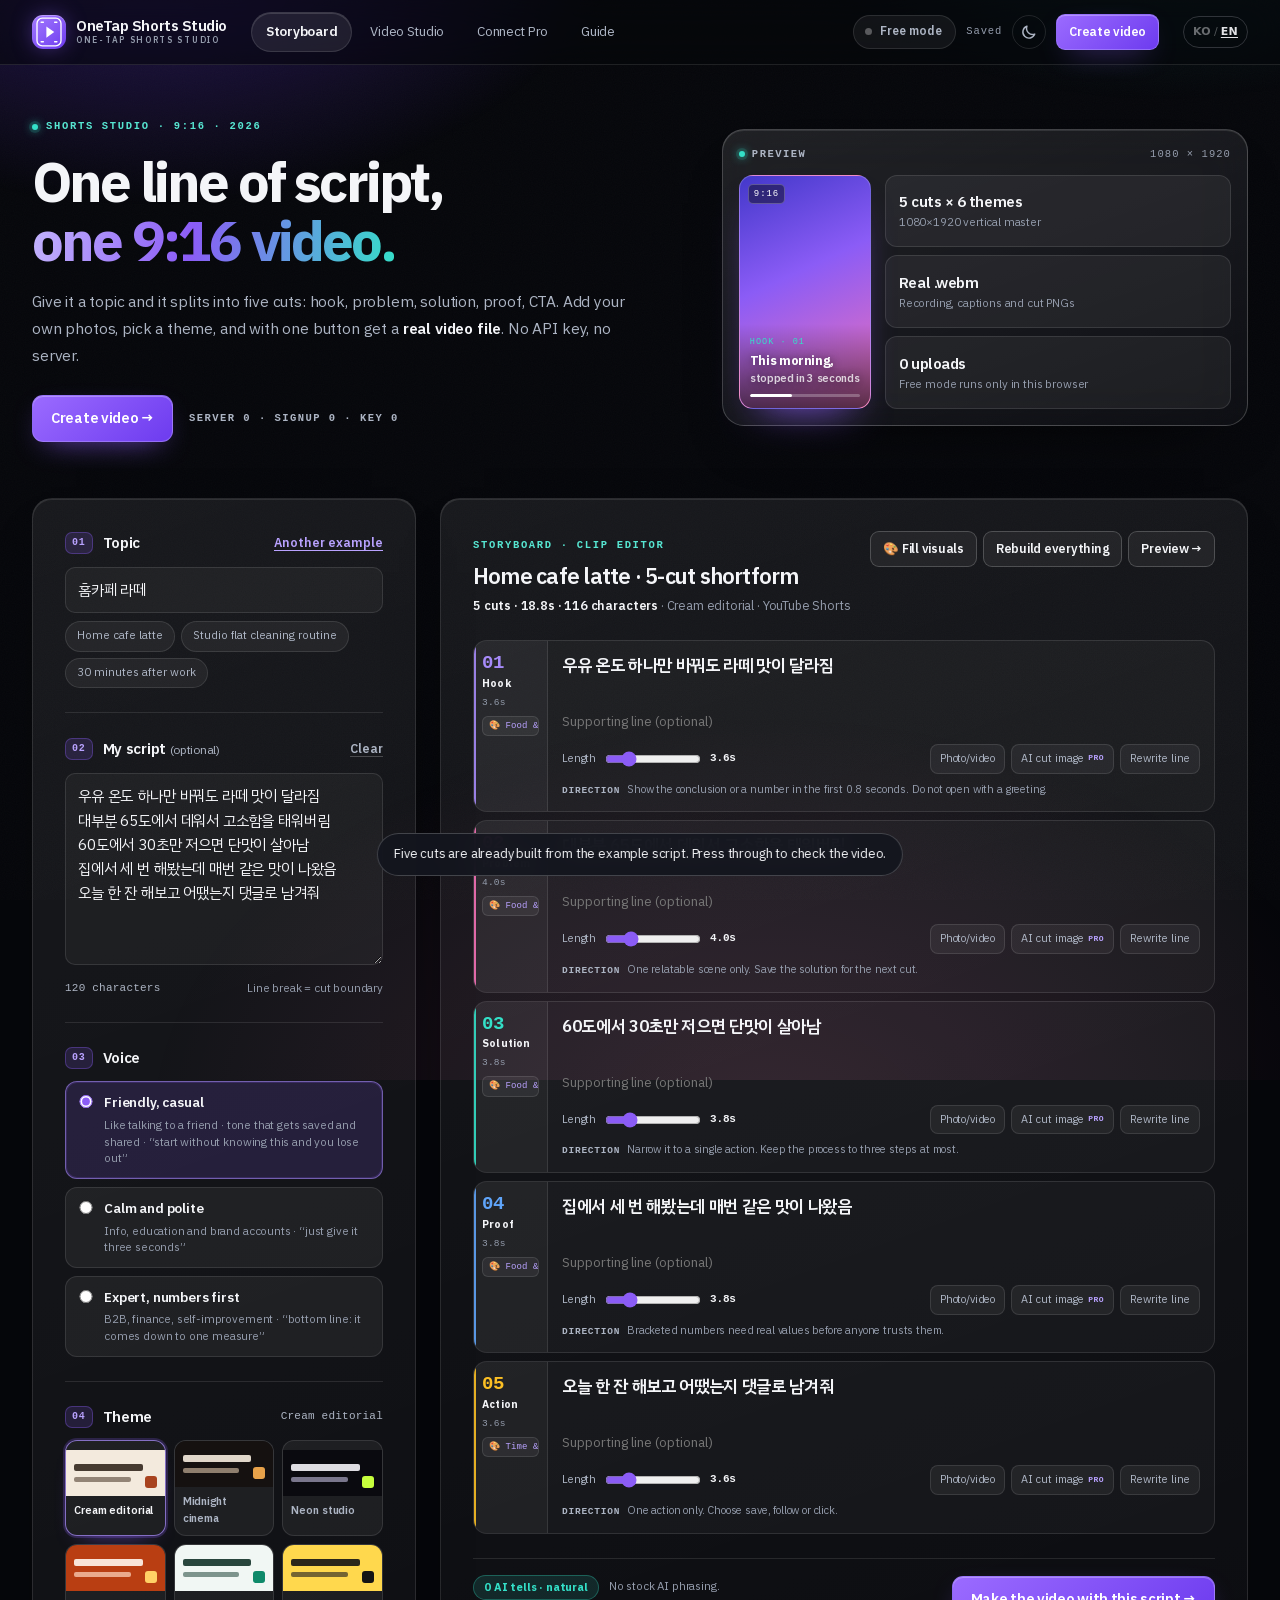
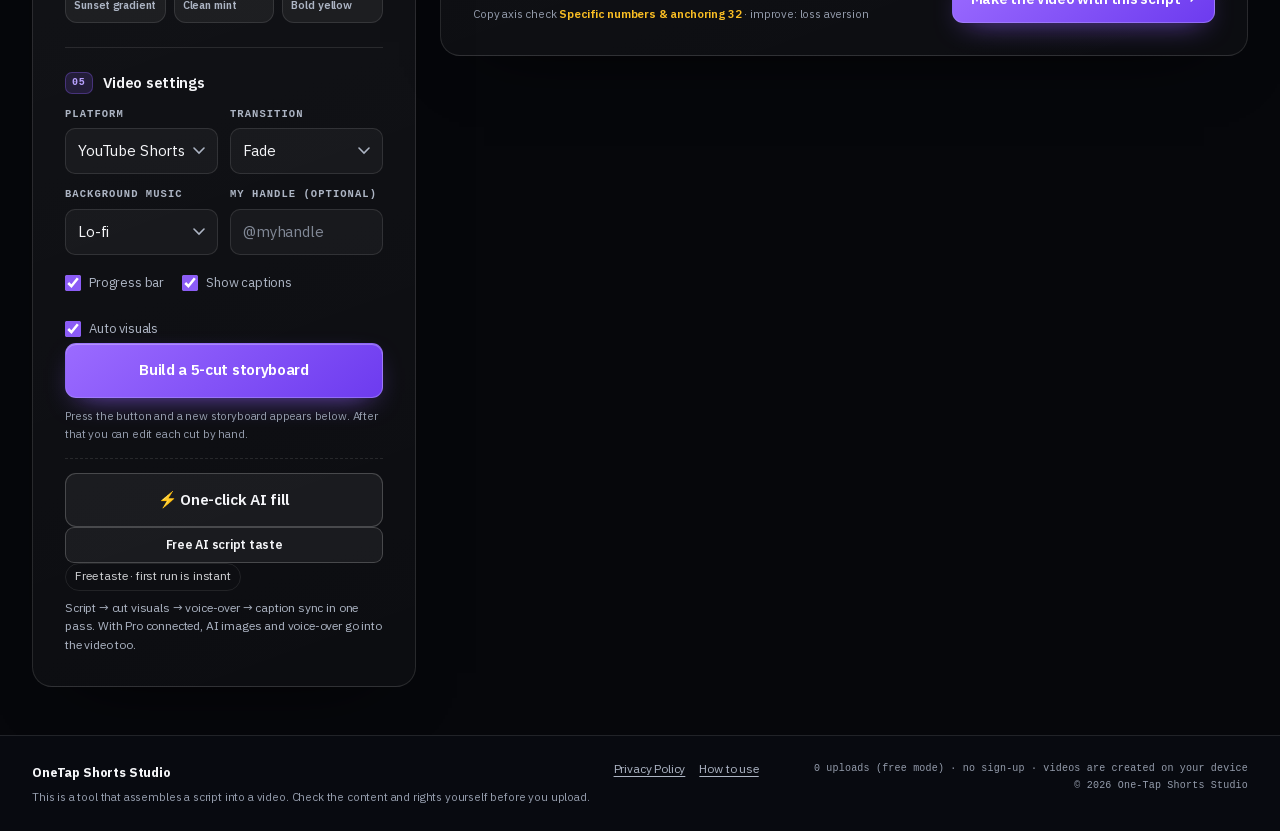
<file: index.html>
<!DOCTYPE html>
<html lang="ko" data-theme="dark" data-design="designref.v3/dark-glass">
<head>
<meta charset="utf-8" />
<meta name="viewport" content="width=device-width, initial-scale=1, viewport-fit=cover" />
<title>원탭 숏폼 스튜디오 — AI 멀티에이전트 NLE 타임라인</title>
<meta name="description" content="주제나 대본을 넣으면 5컷 숏폼 스토리보드가 만들어지고, AI 멀티에이전트 NLE 타임라인(V1·T1·A1·FX)에서 컷·자막·색보정·오디오를 다듬어 브라우저에서 실제 .webm 영상·.srt 자막·컷 PNG로 저장합니다. Claude·Gemini·GPT 커서가 컷 분할→자막→색보정→오디오를 자동 적용하고, 키 없이도 무료 규칙 엔진으로 동작합니다." />
<meta name="theme-color" content="#06070B" />
<meta name="color-scheme" content="dark light" />
<link rel="canonical" href="https://marcj81.github.io/shorts-video-studio/" />
<link rel="icon" href="favicon.svg" type="image/svg+xml" />
<link rel="stylesheet" href="styles.css" />
<script type="application/ld+json">
{"@context":"https://schema.org","@type":"WebApplication","name":"원탭 숏폼 스튜디오","applicationCategory":"MultimediaApplication","operatingSystem":"Web","offers":{"@type":"Offer","price":"0","priceCurrency":"KRW"},"description":"AI 멀티에이전트 NLE 타임라인에서 5컷 숏폼을 편집하고 실제 영상(.webm)·자막(.srt)·컷 PNG로 내보냅니다. 컬러 보정·타임코드·멀티트랙 타임라인, 서버 없는 무료 모드와 OpenAI·Gemini·Claude 연결형 Pro 모드.","inLanguage":"ko"}
</script>
</head>
<body>
<a class="skip-link" href="#main">본문으로 바로가기</a>

<header class="topbar">
  <div class="topbar-inner">
    <a class="brand" href="#board" data-tab-link="board" aria-label="원탭 숏폼 스튜디오 홈">
      <span class="brand-mark" aria-hidden="true">
        <svg viewBox="0 0 40 40" width="30" height="30">
          <rect x="4" y="1.5" width="32" height="37" rx="7" fill="none" stroke="currentColor" stroke-width="1.8" />
          <path d="M16.5 12.5v15l10.5-7.5z" fill="currentColor" />
          <path d="M9.5 7h3M9.5 33h3M27.5 7h3M27.5 33h3" stroke="currentColor" stroke-width="1.8" stroke-linecap="round" />
        </svg>
      </span>
      <span class="brand-text">
        <strong>원탭 숏폼 스튜디오</strong>
        <small>ONE-TAP SHORTS STUDIO</small>
      </span>
    </a>

    <nav class="tabs" role="tablist" aria-label="주요 화면">
      <button class="tab is-active" role="tab" aria-selected="true" aria-controls="view-board" id="tab-board" data-tab="board">스토리보드</button>
      <button class="tab" role="tab" aria-selected="false" aria-controls="view-studio" id="tab-studio" data-tab="studio">영상 스튜디오</button>
      <button class="tab" role="tab" aria-selected="false" aria-controls="view-pro" id="tab-pro" data-tab="pro">Pro 연결</button>
      <button class="tab" role="tab" aria-selected="false" aria-controls="view-guide" id="tab-guide" data-tab="guide">가이드</button>
    </nav>

    <div class="top-actions">
      <button type="button" class="pro-badge" id="btn-pro-badge" aria-haspopup="dialog" title="Pro 연결 상태">
        <span class="dot" aria-hidden="true"></span>
        <span id="pro-badge-label">무료 모드</span>
      </button>
      <span class="save-state" id="save-state" aria-live="polite">자동 저장</span>
      <button type="button" class="icon-btn" id="btn-theme" aria-label="라이트 모드로 전환" title="라이트/다크">
        <svg class="ico-sun" viewBox="0 0 20 20" width="18" height="18" aria-hidden="true"><circle cx="10" cy="10" r="3.8" fill="none" stroke="currentColor" stroke-width="1.6"/><path d="M10 1.8v2M10 16.2v2M1.8 10h2M16.2 10h2M4.3 4.3l1.4 1.4M14.3 14.3l1.4 1.4M15.7 4.3l-1.4 1.4M5.7 14.3l-1.4 1.4" stroke="currentColor" stroke-width="1.5" stroke-linecap="round"/></svg>
        <svg class="ico-moon" viewBox="0 0 20 20" width="18" height="18" aria-hidden="true"><path d="M16.4 12.3A6.8 6.8 0 0 1 7.7 3.6a6.8 6.8 0 1 0 8.7 8.7z" fill="none" stroke="currentColor" stroke-width="1.6" stroke-linejoin="round"/></svg>
      </button>
      <button type="button" class="btn btn-primary btn-sm" id="top-primary" data-goto="studio">
        <span id="top-primary-label">영상 만들기</span>
      </button>
    </div>
  </div>
</header>

<main id="main" tabindex="-1">

  <!-- ══════════════ 스토리보드 ══════════════ -->
  <section class="view is-active" id="view-board" role="tabpanel" aria-labelledby="tab-board">
    <div class="hero">
      <div class="hero-copy">
        <p class="kicker"><span class="live-dot" aria-hidden="true"></span> SHORTS STUDIO · 9:16 · 2026</p>
        <h1>대본 한 줄이면,<br /><em>9:16 영상 한 편.</em></h1>
        <p class="hero-lead">주제를 넣으면 훅-문제-해결-증거-CTA 다섯 컷으로 나눠 줍니다. 내 사진을 얹고 테마를 고른 뒤, 버튼 한 번으로 <strong>실제 영상 파일</strong>을 받으세요. API 키도, 서버도 필요 없습니다.</p>
        <div class="hero-cta">
          <button type="button" class="btn btn-primary" data-goto="studio">영상 만들기 →</button>
          <span class="mono-label">SERVER 0 · SIGNUP 0 · KEY 0</span>
        </div>
      </div>

      <div class="hero-stage">
        <div class="stage-chrome">
          <span class="mono-label"><span class="live-dot" aria-hidden="true"></span> PREVIEW</span>
          <span class="mono-label dim">1080 × 1920</span>
        </div>
        <div class="hero-body">
          <div class="hero-frame" aria-hidden="true">
            <span class="frame-tag">9:16</span>
            <div class="frame-scrim">
              <span class="frame-kicker">HOOK · 01</span>
              <span class="frame-text">오늘 아침,</span>
              <span class="frame-text dim">3초 안에 멈추게</span>
              <span class="frame-bar"><i></i></span>
            </div>
          </div>
          <ul class="hero-facts" aria-label="이 앱의 기준">
            <li><strong>5컷 × 6테마</strong><span>1080×1920 세로 원본</span></li>
            <li><strong>진짜 .webm</strong><span>녹화·자막·컷 PNG까지</span></li>
            <li><strong>서버 전송 0건</strong><span>무료 모드는 이 브라우저에서만</span></li>
          </ul>
        </div>
      </div>
    </div>

    <div class="board-grid">
      <aside class="panel panel-form" aria-label="대본 입력과 설정">
        <form id="board-form" novalidate>
          <div class="step">
            <div class="step-head"><span class="step-no">01</span><h2>주제</h2>
              <button type="button" class="link-btn" id="btn-random-topic">다른 예시</button>
            </div>
            <label class="sr-only" for="f-topic">영상 주제 또는 제품</label>
            <input id="f-topic" class="input" type="text" maxlength="80" placeholder="예) 홈카페 라떼, 원룸 청소 루틴, 퇴근 후 30분" />
            <div class="topic-samples" id="topic-samples"></div>
          </div>

          <div class="step">
            <div class="step-head"><span class="step-no">02</span><h2>내 대본 <span class="optional">(선택)</span></h2>
              <button type="button" class="link-btn muted" id="btn-clear-script">지우기</button>
            </div>
            <label class="sr-only" for="f-script">내 대본</label>
            <textarea id="f-script" class="input area" rows="7" maxlength="1200" placeholder="이미 쓴 대본이 있으면 붙여넣으세요. 한 줄에 한 문장씩, 또는 그냥 줄바꿈으로 나눠도 됩니다. 비워 두면 주제로 새로 만듭니다."></textarea>
            <div class="input-foot">
              <span class="counter" id="script-count">0자</span>
              <span class="hint-inline">줄바꿈 = 컷 경계</span>
            </div>
          </div>

          <div class="step">
            <div class="step-head"><span class="step-no">03</span><h2>말투</h2></div>
            <div class="tone-cards" id="tone-cards"></div>
          </div>

          <div class="step">
            <div class="step-head"><span class="step-no">04</span><h2>테마</h2>
              <span class="counter" id="theme-name">크림 에디토리얼</span>
            </div>
            <div class="theme-grid" id="theme-grid" role="radiogroup" aria-label="영상 테마"></div>
          </div>

          <div class="step">
            <div class="step-head"><span class="step-no">05</span><h2>영상 설정</h2></div>
            <div class="field-row">
              <label class="field"><span>플랫폼</span><select id="f-platform" class="input select"></select></label>
              <label class="field"><span>장면 전환</span>
                <select id="f-transition" class="input select">
                  <option value="fade">페이드</option>
                  <option value="zoom">줌</option>
                  <option value="none">없음</option>
                </select>
              </label>
            </div>
            <div class="field-row">
              <label class="field"><span>배경음</span><select id="f-music" class="input select"></select></label>
              <label class="field"><span>내 핸들 (선택)</span>
                <input id="f-handle" class="input" type="text" maxlength="24" placeholder="@myhandle" />
              </label>
            </div>
            <div class="switch-row">
              <label class="switch"><input type="checkbox" id="f-progress" checked /> <span>진행 바</span></label>
              <label class="switch"><input type="checkbox" id="f-caption" checked /> <span>자막 표시</span></label>
              <label class="switch"><input type="checkbox" id="f-auto-visual" checked /> <span>자동 비주얼</span></label>
            </div>
          </div>

          <button type="submit" class="btn btn-primary btn-lg" id="btn-build">5컷 스토리보드 만들기</button>
          <p class="form-note">버튼을 누르면 아래 스토리보드가 새로 만들어집니다. 만든 뒤에는 컷마다 직접 고칠 수 있습니다.</p>
        </form>

        <div class="one-click">
          <button type="button" class="btn btn-ghost btn-lg" id="btn-one-click" data-running="false">⚡ AI 원클릭 자동 완성</button>
          <div class="free-one-click">
            <button type="button" class="btn btn-ghost btn-sm" id="btn-free-cuts">무료 AI 대본 맛보기</button>
            <span id="freeBadge"></span>
          </div>
          <div id="freeUpgrade" class="free-upgrade-slot"></div>
          <p class="status" id="one-click-status" aria-live="polite">대본 → 컷 비주얼 → 성우 음성 → 자막 싱크를 한 번에 맞춥니다. Pro 연결 시 AI 이미지·성우까지 영상에 들어갑니다.</p>
        </div>
      </aside>

      <section class="panel panel-board" aria-label="5컷 스토리보드">
        <div class="board-head">
          <div>
            <p class="kicker">STORYBOARD · CLIP EDITOR</p>
            <h2 id="board-title">아직 만든 스토리보드가 없습니다</h2>
            <p class="board-meta" id="board-stats">왼쪽에 주제를 넣고 <strong>5컷 스토리보드 만들기</strong>를 누르면, 훅부터 행동까지 다섯 컷이 만들어집니다.</p>
          </div>
          <div class="board-actions">
            <button type="button" class="btn btn-ghost btn-sm" id="btn-auto-visual" title="컷 문장의 키워드로 그래픽 비주얼을 다시 채웁니다">🎨 비주얼 채우기</button>
            <button type="button" class="btn btn-ghost btn-sm" id="btn-rebuild" disabled>전체 다시 만들기</button>
            <button type="button" class="btn btn-ghost btn-sm" id="btn-to-studio" disabled>미리보기 →</button>
          </div>
        </div>

        <ol class="cut-list" id="cut-list"></ol>
        <p class="empty-state" id="board-empty">예시 대본으로 먼저 감을 잡아 보세요. 위 <strong>다른 예시</strong>를 누르면 주제와 대본이 채워집니다.</p>

        <div class="board-issues" id="board-issues" hidden>
          <h3>점검</h3>
          <ul id="issue-list"></ul>
        </div>

        <div class="board-foot">
          <div class="board-signals">
            <div class="ai-tone" id="ai-tone" hidden>
              <span class="ai-tone-label" id="ai-tone-label">AI 티 0개</span>
              <span class="ai-tone-detail" id="ai-tone-detail"></span>
            </div>
            <p class="hook-score" id="hook-score" hidden></p>
          </div>
          <button type="button" class="btn btn-primary" id="btn-studio-cta" disabled>이 대본으로 영상 만들기 →</button>
        </div>
      </section>
    </div>
  </section>

  <!-- ══════════════ 영상 스튜디오 · NLE 워크스페이스 ══════════════ -->
  <section class="view" id="view-studio" role="tabpanel" aria-labelledby="tab-studio" hidden>
    <div class="nle-workspace" id="nle-workspace" data-swarm="idle">
      <div class="nle-top">
        <div class="nle-title">
          <p class="kicker">PROGRAM · MULTI-AGENT NLE</p>
          <h1>타임라인 위에서, <em>AI 셋이 편집합니다.</em></h1>
          <p class="nle-lead">Claude는 대본과 자막, Gemini는 컷과 리듬, GPT는 색보정과 사운드를 맡습니다. 아래 <strong>AI 스웜 자동 편집 실행</strong>을 누르면 세 커서가 타임라인을 훑으며 실제 편집을 적용합니다.</p>
        </div>
        <div class="nle-meta">
          <span class="nle-chip" id="nle-mode-chip" data-mode="free"><i aria-hidden="true"></i><span id="nle-mode-label">무료 규칙 엔진</span></span>
          <span class="nle-chip mono" id="tc-display" title="타임코드">00:00:00:00</span>
          <span class="nle-chip mono dim" id="tl-meta">5 CLIPS</span>
        </div>
      </div>

      <div class="nle-main">
        <!-- ── 좌: 미디어 소스 + 스웜 활동 ── -->
        <aside class="nle-panel nle-left" aria-label="미디어 소스와 AI 스웜 활동">
          <div class="nle-panel-head">
            <span class="mono-label">SOURCE</span>
            <span class="mono-label dim">9:16 · 1080×1920</span>
          </div>
          <div class="media-list" id="media-list"></div>

          <div class="nle-panel-head swarm-head">
            <span class="mono-label">SWARM ACTIVITY</span>
            <span class="swarm-count" id="swarm-count">3 AGENTS</span>
          </div>
          <div class="swarm-agents" id="swarm-agents"></div>
          <ol class="swarm-log" id="swarm-log" aria-live="polite"></ol>
        </aside>

        <!-- ── 중앙: 프로그램 모니터 ── -->
        <section class="nle-panel nle-center" aria-label="프로그램 실시간 프리뷰">
          <div class="nle-panel-head">
            <span class="mono-label"><span class="live-dot" aria-hidden="true"></span> PROGRAM <span id="viewer-title">PREVIEW</span></span>
            <span class="mono-label dim" id="stage-meta">5컷 · 1080×1920</span>
          </div>
          <div class="monitor-wrap">
            <div class="phone monitor" id="phone">
              <canvas id="preview-canvas" width="720" height="1280" aria-label="숏폼 영상 미리보기"></canvas>
              <div class="safe-overlay" id="safe-overlay" hidden aria-hidden="true">
                <span class="safe-top"></span>
                <span class="safe-bottom"></span>
                <span class="safe-side"></span>
                <span class="safe-label">안전 영역</span>
              </div>
              <button type="button" class="stage-play" id="btn-play-big" aria-label="재생">
                <svg viewBox="0 0 24 24" width="30" height="30" aria-hidden="true"><path d="M8 5.5v13l11-6.5z" fill="currentColor"/></svg>
              </button>
              <div class="stage-hud">
                <span id="time-now">0:00</span>
                <span class="hud-sep">/</span>
                <span id="time-total">0:00</span>
              </div>
              <span class="monitor-tc" id="monitor-tc">00:00:00:00</span>
            </div>
          </div>
          <div class="transport">
            <button type="button" class="btn btn-ghost btn-sm" id="btn-play">▶ 재생</button>
            <button type="button" class="btn btn-ghost btn-sm" id="btn-restart">처음으로</button>
            <label class="switch"><input type="checkbox" id="f-loop" /> <span>반복</span></label>
            <label class="switch"><input type="checkbox" id="f-preview-sound" /> <span>소리</span></label>
            <label class="switch"><input type="checkbox" id="f-safe" /> <span>안전 영역</span></label>
          </div>
        </section>

        <!-- ── 우: 스코프 + 컬러 휠/슬라이더 ── -->
        <aside class="nle-panel nle-right" aria-label="오디오 스코프와 색보정">
          <div class="nle-panel-head">
            <span class="mono-label">SCOPE · WAVEFORM</span>
            <span class="mono-label dim" id="scope-meta">RMS</span>
          </div>
          <canvas id="scope-canvas" class="scope" width="288" height="96" aria-label="오디오 파형과 스펙트럼"></canvas>

          <div class="nle-panel-head color-head">
            <span class="mono-label">COLOR</span>
            <span class="grade-name" id="grade-name">뉴트럴</span>
          </div>
          <div class="color-row">
            <div class="color-wheel" id="color-wheel" role="application" tabindex="0" aria-label="색 온도와 틴트 휠">
              <span class="wheel-ring" aria-hidden="true"></span>
              <span class="wheel-puck" id="wheel-puck" aria-hidden="true"></span>
            </div>
            <div class="sliders">
              <label class="g-slider"><span>노출</span><input id="g-exposure" type="range" min="-50" max="50" step="1" value="0" /><b id="g-exposure-v">0</b></label>
              <label class="g-slider"><span>대비</span><input id="g-contrast" type="range" min="-50" max="50" step="1" value="0" /><b id="g-contrast-v">0</b></label>
              <label class="g-slider"><span>채도</span><input id="g-saturation" type="range" min="-50" max="50" step="1" value="0" /><b id="g-saturation-v">0</b></label>
              <label class="g-slider"><span>온도</span><input id="g-temperature" type="range" min="-50" max="50" step="1" value="0" /><b id="g-temperature-v">0</b></label>
            </div>
          </div>
          <div class="grade-presets" id="grade-presets" role="group" aria-label="색보정 프리셋"></div>
          <button type="button" class="link-btn muted" id="btn-grade-reset">색보정 초기화</button>
          <p class="nle-hint" id="grade-hint">슬라이더를 움직이면 프리뷰와 .webm 녹화에 같은 값이 적용됩니다.</p>
          <div class="grade-note" id="grade-note">
            <span class="mono-label">LOOK NOTE</span>
            <p>테마와 대비를 읽어 프리셋을 고릅니다. 값을 직접 만지면 커스텀 룩으로 저장됩니다.</p>
          </div>
        </aside>
      </div>

      <!-- ── 하단: 멀티트랙 타임라인 ── -->
      <section class="nle-panel nle-timeline" aria-label="멀티트랙 타임라인">
        <div class="nle-panel-head tl-top">
          <span class="mono-label">TIMELINE · V1 영상 · T1 자막 · A1 오디오 · FX 효과</span>
          <div class="tl-top-actions">
            <span class="swarm-status" id="swarm-status" aria-live="polite" hidden></span>
            <button type="button" class="btn btn-primary btn-sm" id="btn-swarm">🤖 AI 스웜 자동 편집 실행</button>
          </div>
        </div>
        <div class="tl-body">
          <div class="tl-headers" aria-hidden="true">
            <div class="tl-head-spacer"></div>
            <div class="tl-track-head" data-track="V1"><b>V1</b><span>영상</span><i id="tl-count-v1">0</i></div>
            <div class="tl-track-head" data-track="T1"><b>T1</b><span>자막</span><i id="tl-count-t1">0</i></div>
            <div class="tl-track-head" data-track="A1"><b>A1</b><span>오디오</span><i id="tl-count-a1">0</i></div>
            <div class="tl-track-head" data-track="FX"><b>FX</b><span>효과</span><i id="tl-count-fx">0</i></div>
          </div>
          <div class="tl-lanes" id="tl-lanes">
            <div class="tl-ruler" id="tl-ruler" aria-hidden="true"></div>
            <div class="tl-row" data-track="V1"><div class="tl-clips" id="tl-v1"></div></div>
            <div class="tl-row" data-track="T1"><div class="tl-clips" id="tl-t1"></div></div>
            <div class="tl-row tl-row-audio" data-track="A1">
              <canvas id="tl-a1" class="tl-wave" width="960" height="34" aria-label="오디오 트랙 파형"></canvas>
              <div class="tl-clips" id="tl-a1-marks"></div>
            </div>
            <div class="tl-row" data-track="FX"><div class="tl-clips" id="tl-fx"></div></div>
            <span class="tl-playhead" id="tl-playhead" aria-hidden="true"></span>
          </div>
        </div>
        <div class="clip-inspector" id="clip-inspector">
          <span class="mono-label" id="sel-label">클립을 선택하세요</span>
          <label class="sel-field"><span>길이</span><input id="sel-dur" type="range" min="0.8" max="15" step="0.1" value="3" disabled /><b id="sel-dur-v">—</b></label>
          <label class="sel-field grow"><span>문장 · 자막</span><input id="sel-text" class="input" type="text" maxlength="90" value="" disabled placeholder="클립을 선택하면 여기서 고칩니다" /></label>
        </div>
        <p class="stage-note" id="stage-note">타임라인 클립을 누르면 아래에서 길이와 문장을 고칠 수 있습니다. 자막 줄(T1)을 누르면 그 줄만 편집합니다.</p>
      </section>

      <!-- ── 내보내기 스트립 ── -->
      <section class="nle-panel nle-export" aria-label="내보내기 설정">
        <div class="nle-panel-head">
          <span class="mono-label">EXPORT · .WEBM · .SRT · PNG</span>
          <span class="mono-label dim"><b id="fact-len">0초</b> 길이 · <b id="fact-size">-</b> 예상</span>
        </div>
        <div class="export-grid">
          <div class="export-fields">
            <div class="field-row">
              <label class="field"><span>해상도</span><select id="x-resolution" class="input select"></select></label>
              <label class="field"><span>프레임</span>
                <select id="x-fps" class="input select">
                  <option value="30">30fps</option>
                  <option value="24">24fps</option>
                </select>
              </label>
            </div>
            <div class="field-row">
              <label class="field"><span>배경음</span><select id="x-music" class="input select"></select></label>
              <label class="field"><span>파일 형식</span>
                <select id="x-format" class="input select">
                  <option value="mp4" selected>MP4 · H.264 (빠른 렌더)</option>
                  <option value="webm">WebM · 실시간 녹화</option>
                </select>
              </label>
            </div>
            <div class="field-row">
              <label class="field"><span>장면 전환</span>
                <select id="x-transition" class="input select">
                  <option value="fade">페이드</option>
                  <option value="zoom">줌</option>
                  <option value="none">없음</option>
                </select>
              </label>
            </div>
            <label class="field"><span>핸들 (워터마크)</span>
              <input id="x-handle" class="input" type="text" maxlength="24" placeholder="@myhandle (비우면 표시 안 함)" />
            </label>
            <div class="switch-row">
              <label class="switch"><input type="checkbox" id="x-progress" checked /> <span>진행 바</span></label>
              <label class="switch"><input type="checkbox" id="x-caption" checked /> <span>자막</span></label>
            </div>
          </div>

          <div class="export-side">
            <div class="export-box">
              <div class="export-box-row"><span>길이</span><b id="export-len">0초</b></div>
              <div class="export-box-row"><span>예상 용량</span><b id="export-size">-</b></div>
              <div class="export-box-row"><span>형식</span><b id="export-format">.webm · VP9</b></div>
              <div class="export-box-row"><span>색보정</span><b id="export-grade">뉴트럴</b></div>
              <div class="export-box-row"><span>내레이션</span><b id="export-voice">없음</b></div>
              <p class="export-warn" id="export-warn" hidden>60초를 넘습니다. 플랫폼 권장 길이를 확인하세요.</p>
            </div>
            <button type="button" class="btn btn-primary btn-lg" id="btn-export" disabled>영상 .mp4 만들기</button>
            <div class="wave-card" id="waveCard">
              <div class="wave-head">
                <b>오디오 파형</b>
                <button type="button" class="link-btn" id="btn-wave">파형 만들기</button>
              </div>
              <div id="waveform" class="waveform" aria-label="배경음·내레이션 파형"></div>
              <p class="hint" id="waveState">배경음과 내레이션을 브라우저에서 계산해 실제 파형을 그립니다. 소리는 어디에도 전송되지 않습니다.</p>
            </div>
            <div class="progress" id="export-progress" hidden>
              <div class="progress-track"><span id="progress-bar"></span></div>
              <p class="progress-text" id="progress-text" aria-live="polite">녹화 준비 중…</p>
              <button type="button" class="link-btn muted" id="btn-cancel-export" hidden>그만두기</button>
            </div>
            <div class="export-result" id="export-result" hidden>
              <div class="result-head">
                <h3>완성했습니다</h3>
                <span class="badge-ok">내 기기에서만</span>
              </div>
              <video id="result-video" controls playsinline preload="metadata"></video>
              <p class="result-meta" id="result-meta"></p>
              <a class="btn btn-primary" id="btn-download" href="#" download>파일 저장</a>
            </div>
          </div>

          <div class="export-alt">
            <h3>함께 받기</h3>
            <div class="alt-grid">
              <button type="button" class="btn btn-ghost btn-sm" id="btn-srt">자막 .srt</button>
              <button type="button" class="btn btn-ghost btn-sm" id="btn-vtt">자막 .vtt</button>
              <button type="button" class="btn btn-ghost btn-sm" id="btn-png">컷 PNG 5장</button>
              <button type="button" class="btn btn-ghost btn-sm" id="btn-txt">대본 .txt</button>
              <button type="button" class="btn btn-ghost btn-sm" id="btn-caption">캡션 복사</button>
              <button type="button" class="btn btn-ghost btn-sm" id="btn-poster">썸네일 PNG</button>
            </div>
            <p class="hint-inline">자막은 17자 단위로 끊어 세로 화면에 맞추고, 색보정은 녹화 프레임에 그대로 합성됩니다.</p>
          </div>
        </div>
      </section>
    </div>
  </section>

  <!-- ══════════════ Pro 연결 ══════════════ -->
  <section class="view" id="view-pro" role="tabpanel" aria-labelledby="tab-pro" hidden>
    <div class="page-head">
      <div>
        <p class="kicker">PRO MODE · OPTIONAL</p>
        <h1>키를 넣으면, <em>대본·컷 이미지·성우까지.</em></h1>
        <p class="lead">무료 모드는 지금도 100% 동작합니다. Pro는 반복 작업을 줄이는 선택 기능입니다. 키는 이 탭을 닫으면 사라집니다.</p>
      </div>
      <div class="pro-state" id="pro-state">
        <span class="dot" aria-hidden="true"></span>
        <div><b id="pro-state-label">무료 모드</b><small id="pro-state-detail">연결 없이 영상 제작 가능</small></div>
      </div>
    </div>

    <div class="pro-grid">
      <section class="panel connect-panel" aria-label="API 연결">
        <div class="step-head"><span class="step-no">01</span><h2>제공자 선택</h2>
          <span class="counter">1·2·3번 원클릭</span>
        </div>
        <div class="provider-cards" id="provider-cards" role="radiogroup" aria-label="API 제공자"></div>

        <div class="pro-fields">
          <label class="field" id="wrap-key"><span>API 키</span>
            <input id="p-key" class="input" type="password" autocomplete="off" spellcheck="false" placeholder="API 키 붙여넣기" />
          </label>
          <label class="field" id="wrap-base" hidden><span>서버 주소</span>
            <input id="p-base" class="input" type="url" placeholder="https://my-proxy.example.com" />
          </label>
          <label class="field" id="wrap-model"><span>대본 모델</span>
            <input id="p-model" class="input" type="text" placeholder="모델 이름" />
          </label>
          <div class="field-row" id="wrap-extra">
            <label class="field" id="wrap-image-model"><span>이미지 모델</span>
              <input id="p-image-model" class="input" type="text" placeholder="이미지 모델" />
            </label>
            <label class="field" id="wrap-tts-model"><span>음성 모델</span>
              <input id="p-tts-model" class="input" type="text" placeholder="음성 모델" />
            </label>
          </div>
        </div>

        <div class="connect-actions">
          <button type="button" class="btn btn-primary" id="btn-connect">연결 확인</button>
          <button type="button" class="btn btn-ghost" id="btn-disconnect" hidden>연결 해제</button>
        </div>
        <p class="status" id="pro-status" aria-live="polite">키를 넣고 연결을 확인하세요. 연결하지 않아도 무료 기능은 그대로입니다.</p>
        <div class="key-state" id="key-state" hidden>
          <span>저장된 키</span><code id="key-mask"></code>
          <span class="badge-lock">sessionStorage · 탭 닫으면 삭제</span>
        </div>
        <p class="pro-note" id="pro-note"></p>

        <div class="privacy-box">
          <h3>무엇이 전송되나요</h3>
          <ul>
            <li>대본 요청: 주제·톤·플랫폼·추가 요청</li>
            <li>이미지 요청: 장면 설명 문장(대본에서 만든 영문 프롬프트)</li>
            <li>성우 요청: 내레이션 문장</li>
          </ul>
          <p>키·계정 정보·파일 목록은 보내지 않습니다. 무료 모드에서는 외부 요청이 0건입니다.</p>
        </div>

        <div class="free-cta">
          <h3>지금 바로 만들기</h3>
          <p>연결 없이도 5컷 영상은 그대로 나옵니다.</p>
          <button type="button" class="btn btn-primary btn-sm" id="btn-free-studio">무료 모드로 영상 만들기 →</button>
        </div>
      </section>

      <div class="pro-features">
        <section class="panel feature" aria-label="AI 대본">
          <div class="feature-head">
            <div><p class="kicker">01 · SCRIPT</p><h2>AI 대본 생성</h2></div>
            <span class="cap-chips" id="cap-script"></span>
          </div>
          <label class="field"><span>주제</span>
            <input id="ai-topic" class="input" type="text" maxlength="80" placeholder="예) 홈카페 라떼, 3일 만에 맛이 바뀐 이유" />
          </label>
          <div class="field-row">
            <label class="field"><span>톤</span><select id="ai-tone-select" class="input select"></select></label>
            <label class="field"><span>추가 요청 (선택)</span>
              <input id="ai-extra" class="input" type="text" maxlength="120" placeholder="예) 20대 직장인 대상, 20초" />
            </label>
          </div>
          <button type="button" class="btn btn-primary" id="btn-ai-script">AI로 5컷 대본 만들기</button>
          <p class="status" id="ai-script-status" aria-live="polite"></p>
          <div class="ai-out" id="ai-script-out" hidden></div>
          <button type="button" class="btn btn-ghost btn-sm" id="btn-ai-apply" hidden>스토리보드에 적용</button>
          <div class="ai-tone-mini" id="ai-tone-mini" hidden></div>
        </section>

        <section class="panel feature" aria-label="AI 컷 이미지">
          <div class="feature-head">
            <div><p class="kicker">02 · IMAGE</p><h2>AI 컷 이미지</h2></div>
            <span class="cap-chips" id="cap-image"></span>
          </div>
          <div class="field-row">
            <label class="field"><span>컷</span><select id="ai-image-cut" class="input select"></select></label>
            <label class="field"><span>크기</span>
              <select id="ai-image-size" class="input select">
                <option value="1024x1536">세로 1024×1536</option>
                <option value="1024x1024">정사각 1024</option>
                <option value="1536x1024">가로 1536×1024</option>
              </select>
            </label>
          </div>
          <p class="prompt-preview" id="image-prompt-preview">대본을 만들면 장면 프롬프트가 여기에 표시됩니다.</p>
          <button type="button" class="btn btn-primary" id="btn-ai-image">이 컷 이미지 생성</button>
          <button type="button" class="btn btn-ghost" id="btn-ai-image-all">5컷 모두 AI 이미지로 채우기</button>
          <p class="status" id="ai-image-status" aria-live="polite"></p>
          <div class="ai-image-result" id="ai-image-result" hidden>
            <img id="ai-image-preview" alt="생성된 컷 이미지 미리보기" />
            <button type="button" class="btn btn-ghost btn-sm" id="btn-ai-image-apply">이 컷에 넣기</button>
          </div>
        </section>

        <section class="panel feature" aria-label="AI 성우">
          <div class="feature-head">
            <div><p class="kicker">03 · VOICE</p><h2>AI 성우 내레이션</h2></div>
            <span class="cap-chips" id="cap-tts"></span>
          </div>
          <div class="field-row">
            <label class="field"><span>목소리</span><select id="ai-voice" class="input select"></select></label>
            <label class="field"><span>속도</span>
              <select id="ai-voice-speed" class="input select">
                <option value="0.92">조금 느리게</option>
                <option value="1" selected>보통</option>
                <option value="1.08">조금 빠르게</option>
              </select>
            </label>
          </div>
          <p class="prompt-preview" id="voice-text-preview">스토리보드의 5컷 문장을 컷마다 읽어 줍니다.</p>
          <button type="button" class="btn btn-primary" id="btn-ai-voice">성우 음성 만들기 · 자동 싱크</button>
          <p class="status" id="ai-voice-status" aria-live="polite"></p>
          <ul class="voice-list" id="voice-list" hidden></ul>
          <label class="switch"><input type="checkbox" id="f-use-voice" /> <span>영상 녹화·미리보기에 내레이션 합성</span></label>
          <div class="free-voice">
            <div class="free-voice-head"><b>무료 모드</b><span>키 없이 미리듣기·타이밍</span></div>
            <div class="free-voice-actions">
              <button type="button" class="btn btn-ghost btn-sm" id="btn-free-voice">🔊 무료 미리듣기</button>
              <button type="button" class="btn btn-ghost btn-sm" id="btn-auto-timing">⏱ 발화 속도로 타이밍 맞추기</button>
            </div>
            <p class="free-voice-note" id="free-voice-note">브라우저 음성(speechSynthesis)은 미리듣기 전용입니다. 그 소리는 .webm 파일에 녹음되지 않으므로, 영상에 성우를 넣으려면 Pro 성우(OpenAI tts-1 또는 자체 /tts)를 연결하세요.</p>
          </div>
        </section>

        <section class="panel feature bridge" aria-label="무료 AI 브리지">
          <div class="feature-head">
            <div><p class="kicker">FREE · BRIDGE</p><h2>내 구독 AI로 대본 받기</h2></div>
            <span class="badge-lock">키 필요 없음</span>
          </div>
          <p class="panel-note">지금 스토리보드의 주제·톤·규칙을 프롬프트로 묶었습니다. 복사해서 ChatGPT·Claude·Gemini에 붙여넣고, 받은 대본을 아래에 붙여넣으면 5컷으로 바꿔 드립니다.</p>
          <label class="sr-only" for="bridge-prompt">AI에 보낼 프롬프트</label>
          <textarea id="bridge-prompt" class="input area mono" rows="8" readonly></textarea>
          <div class="bridge-actions">
            <button type="button" class="btn btn-primary btn-sm" id="btn-bridge-copy">프롬프트 복사</button>
            <button type="button" class="btn btn-ghost btn-sm" data-open-ai="chatgpt">ChatGPT</button>
            <button type="button" class="btn btn-ghost btn-sm" data-open-ai="claude">Claude</button>
            <button type="button" class="btn btn-ghost btn-sm" data-open-ai="gemini">Gemini</button>
          </div>
          <label class="field"><span>받은 대본 붙여넣기</span>
            <textarea id="ai-paste" class="input area" rows="4" placeholder="AI가 준 JSON 또는 줄 단위 대본을 그대로 붙여넣으세요."></textarea>
          </label>
          <button type="button" class="btn btn-ghost" id="btn-ai-import">5컷으로 가져오기</button>
          <p class="status" id="import-status" aria-live="polite"></p>
        </section>
      </div>
    </div>
  </section>

  <!-- ══════════════ 가이드 ══════════════ -->
  <section class="view" id="view-guide" role="tabpanel" aria-labelledby="tab-guide" hidden>
    <div class="page-head">
      <div>
        <p class="kicker">GUIDE · 3 STEPS</p>
        <h1>처음이면 <em>3분</em>이면 충분합니다.</h1>
        <p class="lead">5컷 구조, 플랫폼별 기준, 저작권 주의까지. 영상 만들기 전에 한 번만 읽어 보세요.</p>
      </div>
    </div>

    <div class="guide-steps" id="guide-steps"></div>

    <div class="guide-grid">
      <section class="panel">
        <div class="step-head"><span class="step-no">A</span><h2>5컷 공식</h2></div>
        <ol class="formula-list" id="formula-list"></ol>
        <p class="design-note" id="design-note"></p>
        <div class="privacy-box">
          <h3>컷 길이 배분</h3>
          <p>훅 3초 · 문제 4초 · 해결 5초 · 증거 5초 · 행동 3초가 기본입니다. 합계 20초 안팎이면 완주율이 가장 좋습니다.</p>
        </div>
      </section>

      <section class="panel">
        <div class="step-head"><span class="step-no">B</span><h2>훅 공식 8개</h2></div>
        <ul class="hook-list" id="hook-list"></ul>
      </section>

      <section class="panel">
        <div class="step-head"><span class="step-no">C</span><h2>플랫폼 규격</h2></div>
        <div class="platform-list" id="platform-list"></div>
      </section>

      <section class="panel">
        <div class="step-head"><span class="step-no">D</span><h2>저작권·주의</h2></div>
        <ul class="warn-list" id="caution-list"></ul>
      </section>

      <section class="panel faq">
        <div class="step-head"><span class="step-no">E</span><h2>자주 묻는 질문</h2></div>
        <div id="faq-list"></div>
      </section>

      <section class="panel">
        <div class="step-head"><span class="step-no">F</span><h2>내보내기 형식</h2></div>
        <dl class="spec-list">
          <div><dt>.webm (VP9/VP8)</dt><dd>브라우저 녹화 기본. 유튜브·인스타·틱톡 업로드 가능.</dd></div>
          <div><dt>.srt / .vtt</dt><dd>컷 시간에 맞춘 자막. 유튜브·편집 앱에 그대로 넣습니다.</dd></div>
          <div><dt>PNG 5장</dt><dd>컷별 대표 프레임. 썸네일·카드뉴스로 재사용.</dd></div>
          <div><dt>.txt 대본</dt><dd>제목·보조 문장·연출 지시. 촬영 전에 읽어 보세요.</dd></div>
        </dl>
      </section>
    </div>
  </section>
</main>

<footer class="footer">
  <div class="footer-inner">
    <div class="footer-brand">
      <strong>원탭 숏폼 스튜디오</strong>
      <p>대본을 영상으로 조립하는 도구입니다. 올리기 전에 내용과 권리를 직접 확인하세요.</p>
    </div>
    <div class="footer-links">
      <a href="privacy.html" id="footer-privacy">개인정보 처리방침</a>
      <a href="README.md">사용 안내</a>
    </div>
    <p class="footer-note">서버 전송 0건 (무료 모드) · 회원가입 없음 · 영상은 내 기기에서 생성<br />© 2026 One-Tap Shorts Studio</p>
  </div>
</footer>

<div class="toast-root" id="toast-root" aria-live="polite" aria-atomic="true"></div>

<dialog class="modal" id="pro-modal" aria-labelledby="pro-modal-title">
  <form method="dialog" class="modal-inner" id="pro-modal-form">
    <div class="modal-head">
      <div>
        <p class="kicker">PRO CONNECT</p>
        <h2 id="pro-modal-title">AI를 연결할까요?</h2>
      </div>
      <button type="button" class="icon-btn" id="btn-modal-close" aria-label="닫기">✕</button>
    </div>
    <p class="modal-lead">연결하지 않아도 영상은 100% 만들어집니다. 연결하면 대본·컷 이미지·성우를 자동으로 채웁니다.</p>
    <div class="modal-providers" id="modal-providers" role="radiogroup" aria-label="제공자"></div>
    <label class="field" id="modal-key-wrap"><span>API 키</span>
      <input id="modal-key" class="input" type="password" autocomplete="off" placeholder="API 키 붙여넣기" />
    </label>
    <label class="field" id="modal-base-wrap" hidden><span>서버 주소</span>
      <input id="modal-base" class="input" type="url" placeholder="https://my-proxy.example.com" />
    </label>
    <p class="status" id="modal-status" aria-live="polite"></p>
    <div class="modal-actions">
      <button type="button" class="btn btn-primary" id="btn-modal-connect">연결 확인</button>
      <button type="button" class="btn btn-ghost" id="btn-free-continue">무료 모드로 계속</button>
    </div>
    <p class="modal-note">키는 이 탭의 sessionStorage에만 저장됩니다. 서버로 보내지 않습니다.</p>
  </form>
</dialog>

<script src="data.js"></script>
<script src="engines/copy-psych-engine.js"></script>
<script src="engines/design-ref-engine.js"></script>
<script src="core.js"></script>
<script src="render.js"></script>
<script src="pro.js"></script>
<script src="engines/free-ai.js"></script>
<script src="nle.js"></script>
<script src="app.js"></script>
<script src="i18n.js"></script>
</body>
</html>
</file>
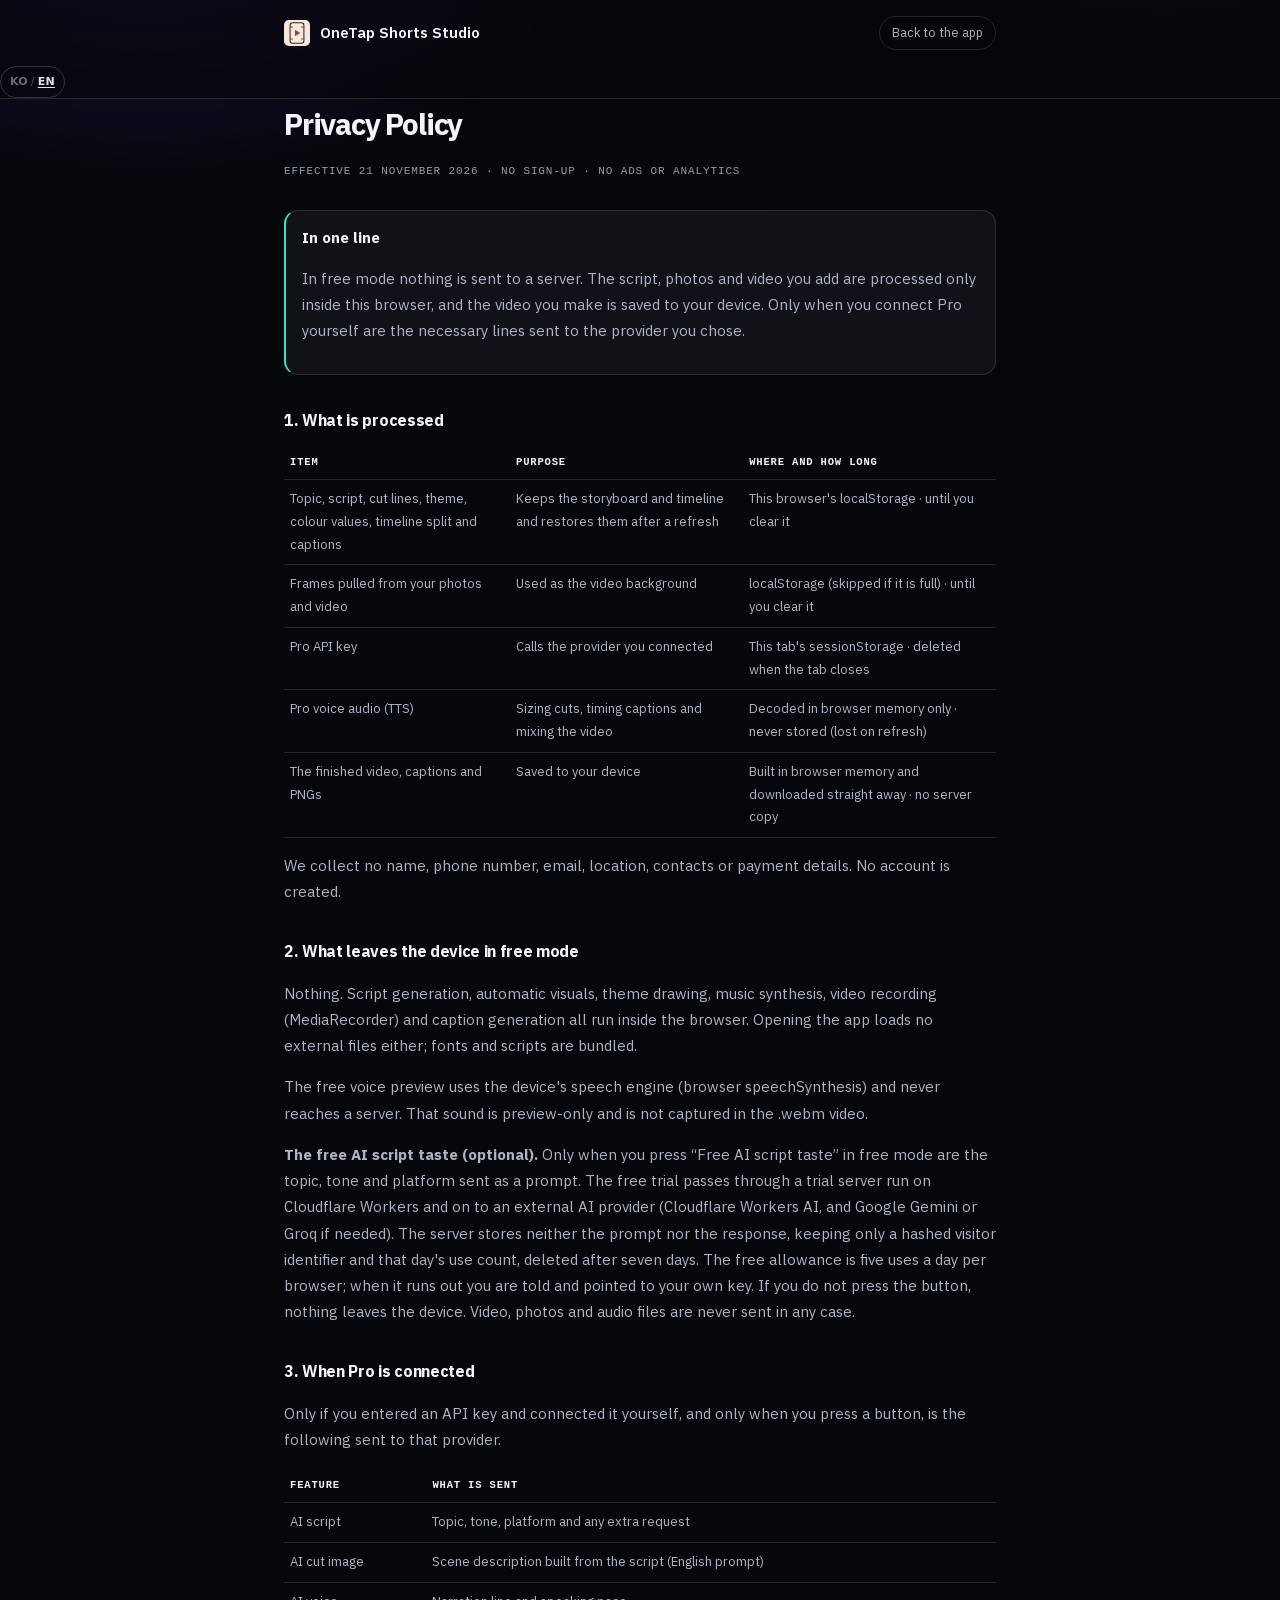
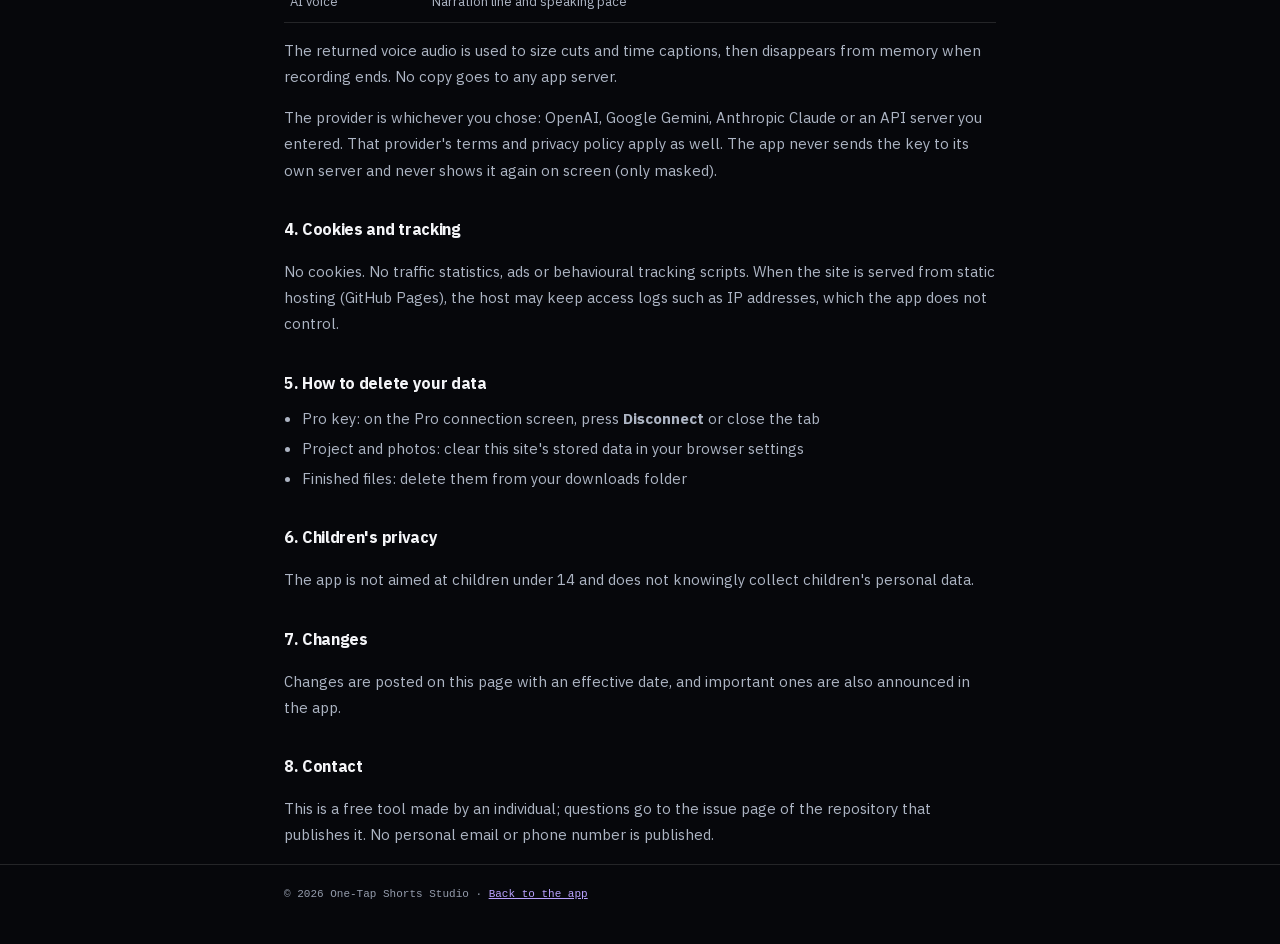
<file: privacy.html>
<!DOCTYPE html>
<html lang="ko" data-theme="dark">
<head>
<meta charset="utf-8" />
<meta name="viewport" content="width=device-width, initial-scale=1" />
<title>개인정보 처리방침 — 원탭 숏폼 스튜디오</title>
<meta name="description" content="원탭 숏폼 스튜디오의 개인정보 처리방침. 무료 모드는 서버 전송 없이 브라우저에서만 동작하고, Pro 키는 탭의 sessionStorage에만 저장됩니다." />
<meta name="theme-color" content="#06070B" />
<meta name="color-scheme" content="dark light" />
<link rel="icon" href="favicon.svg" type="image/svg+xml" />
<style>
  @font-face { font-family: 'PlexKR'; src: url('assets/fonts/plexkr-Regular.woff2') format('woff2'); font-weight: 400; font-display: swap; }
  @font-face { font-family: 'PlexKR'; src: url('assets/fonts/plexkr-SemiBold.woff2') format('woff2'); font-weight: 500 600; font-display: swap; }
  @font-face { font-family: 'PlexKR'; src: url('assets/fonts/plexkr-Bold.woff2') format('woff2'); font-weight: 700 900; font-display: swap; }
  :root { --canvas:#06070B; --surface:#101218; --ink:#F4F5F8; --sub:#ADB5C4; --muted:#949CAC; --line:rgba(255,255,255,.12); --accent:#B9A2FF; --teal:#34E0C8; --mono:ui-monospace,SFMono-Regular,Menlo,monospace; }
  html[data-theme="light"] { --canvas:#F2F4F8; --surface:#FFFFFF; --ink:#101319; --sub:#4C5464; --muted:#5F6775; --line:#E2E5EC; --accent:#5B2ED6; --teal:#0A6F63; }
  * { box-sizing: border-box; }
  body { margin:0; min-height:100vh; background:var(--canvas); color:var(--ink); font-family:'PlexKR', -apple-system, 'Apple SD Gothic Neo', sans-serif; font-size:15px; line-height:1.75; word-break:keep-all; -webkit-font-smoothing:antialiased; }
  body::before { content:""; position:fixed; inset:-20% -10%; pointer-events:none; z-index:0;
    background: radial-gradient(46% 38% at 18% 2%, rgba(109,59,239,.34), transparent 70%), radial-gradient(38% 30% at 84% 0%, rgba(52,224,200,.14), transparent 70%); filter:blur(14px); }
  header { border-bottom:1px solid var(--line); position:relative; z-index:1; background:color-mix(in srgb, var(--canvas) 70%, transparent); -webkit-backdrop-filter:blur(18px); backdrop-filter:blur(18px); }
  .wrap { max-width:760px; margin:0 auto; padding:0 24px; }
  header .wrap { display:flex; align-items:center; justify-content:space-between; gap:16px; padding-top:16px; padding-bottom:16px; }
  .brand { display:flex; align-items:center; gap:10px; color:var(--ink); text-decoration:none; font-weight:600; font-size:15px; }
  .brand img { width:26px; height:26px; }
  header a.back { font-size:12.5px; color:var(--sub); text-decoration:none; border:1px solid var(--line); border-radius:999px; padding:5px 12px; }
  header a.back:hover { color:var(--ink); }
  main { padding:40px 0 64px; position:relative; z-index:1; }
  h1 { font-size:30px; letter-spacing:-0.04em; margin:0 0 8px; }
  .meta { font-family:var(--mono); font-size:11px; letter-spacing:.08em; text-transform:uppercase; color:var(--muted); margin-bottom:28px; }
  h2 { font-size:16px; margin:32px 0 8px; letter-spacing:-0.02em; }
  p, li { color:var(--sub); }
  ul { padding-left:18px; margin:8px 0; }
  li { margin:4px 0; }
  .box { background:var(--surface); border:1px solid var(--line); border-left:2px solid var(--teal); border-radius:14px; padding:14px 16px; margin:14px 0; }
  .box strong { color:var(--ink); }
  table { width:100%; border-collapse:collapse; margin:10px 0 0; font-size:13px; }
  th, td { text-align:left; border-bottom:1px solid var(--line); padding:8px 6px; vertical-align:top; color:var(--sub); }
  th { color:var(--ink); font-weight:600; font-family:var(--mono); font-size:10.5px; letter-spacing:.08em; text-transform:uppercase; }
  code { font-family:var(--mono); font-size:12px; background:var(--surface); border:1px solid var(--line); border-radius:5px; padding:1px 4px; }
  footer { border-top:1px solid var(--line); padding:20px 0 40px; font-family:var(--mono); font-size:11px; color:var(--muted); position:relative; z-index:1; }
  a { color:var(--accent); }
</style>
</head>
<body>
<header>
  <div class="wrap">
    <a class="brand" href="index.html"><img src="favicon.svg" alt="" />원탭 숏폼 스튜디오</a>
    <a class="back" href="index.html">앱으로 돌아가기</a>
  </div>
</header>
<main class="wrap">
  <h1>개인정보 처리방침</h1>
  <p class="meta">시행일 2026년 11월 21일 · 회원가입 없음 · 광고·분석 도구 없음</p>

  <div class="box">
    <strong>한 줄 요약</strong>
    <p>무료 모드에서는 어떤 내용도 서버로 보내지 않습니다. 입력한 대본·사진·영상은 이 브라우저 안에서만 처리되고, 만든 영상 파일도 기기에 저장됩니다. Pro 기능을 직접 연결한 경우에만 사용자가 고른 제공자에게 필요한 문장이 전송됩니다.</p>
  </div>

  <h2>1. 처리하는 정보</h2>
  <table>
    <tr><th>항목</th><th>목적</th><th>저장 위치·기간</th></tr>
    <tr><td>주제·대본·컷 문장·테마 설정·색보정 값·타임라인 분할/자막</td><td>스토리보드·타임라인 유지, 새로고침 후 복원</td><td>이 브라우저의 localStorage · 직접 비울 때까지</td></tr>
    <tr><td>업로드한 사진·영상에서 뽑은 프레임</td><td>영상 배경으로 사용</td><td>localStorage(용량 초과 시 제외) · 직접 비울 때까지</td></tr>
    <tr><td>Pro API 키</td><td>사용자가 연결한 제공자 호출</td><td>이 탭의 sessionStorage · 탭을 닫으면 삭제</td></tr>
    <tr><td>Pro 성우 음성(TTS)</td><td>컷 길이·자막 타이밍 계산과 영상 합성</td><td>브라우저 메모리에서만 해독 · 저장하지 않음(새로고침 시 사라짐)</td></tr>
    <tr><td>완성된 영상·자막·PNG</td><td>사용자 기기로 저장</td><td>브라우저 메모리에서 생성 후 즉시 다운로드 · 서버 저장 없음</td></tr>
  </table>
  <p>이름, 전화번호, 이메일, 위치, 연락처, 결제 정보는 수집하지 않습니다. 계정도 만들지 않습니다.</p>

  <h2>2. 무료 모드에서 서버로 가는 것</h2>
  <p>없습니다. 대본 생성, 자동 비주얼 그리기, 테마 그리기, 배경음 합성, 영상 녹화(MediaRecorder), 자막 생성이 모두 브라우저 안에서 실행됩니다. 앱을 열 때 외부에서 불러오는 파일도 없습니다(폰트·스크립트 모두 앱에 포함).</p>
  <p>무료 모드의 성우 미리듣기는 기기의 음성 엔진(브라우저 speechSynthesis)을 쓰며 서버로 가지 않습니다. 이 소리는 미리듣기 전용이라 .webm 영상 파일에는 녹음되지 않습니다.</p>

  <p><strong>무료 AI 대본 맛보기(선택).</strong> 무료 모드에서 '무료 AI 대본 맛보기'를 누를 때만 주제·말투·플랫폼이 프롬프트로 전송됩니다. 무료 체험은 Cloudflare Workers로 운영하는 무료 체험 서버를 거쳐 외부 AI 제공자(Cloudflare Workers AI, 필요하면 Google Gemini·Groq)로 전송됩니다. 서버는 프롬프트와 응답 본문을 저장하지 않고, 방문자 구분용 해시값과 그날의 사용 횟수만 남깁니다(7일 뒤 삭제). 하루 무료 횟수는 브라우저당 5회이며, 다 쓰면 안내와 함께 내 키 연결로 넘깁니다. 이 버튼을 쓰지 않으면 서버로 나가는 내용은 없습니다. 영상·사진·음성 파일은 어느 경우에도 전송되지 않습니다.</p>

  <h2>3. Pro 기능을 연결했을 때</h2>
  <p>사용자가 직접 API 키를 넣고 연결한 경우에만, 버튼을 누른 순간 아래 내용이 해당 제공자에게 전송됩니다.</p>
  <table>
    <tr><th>기능</th><th>전송 내용</th></tr>
    <tr><td>AI 대본</td><td>주제, 톤, 플랫폼, 추가 요청 문장</td></tr>
    <tr><td>AI 컷 이미지</td><td>대본에서 만든 장면 설명(영문 프롬프트)</td></tr>
    <tr><td>AI 성우</td><td>내레이션 문장, 발화 속도</td></tr>
  </table>
  <p>받은 성우 음성은 컷 길이·자막 타이밍을 맞추는 데 쓰고, 영상 녹화가 끝나면 메모리에서 사라집니다. 앱 서버에는 저장하지 않습니다.</p>
  <p>제공자는 사용자가 선택한 곳입니다: OpenAI, Google Gemini, Anthropic Claude, 또는 사용자가 입력한 자체 API 서버. 각 제공자의 이용약관과 개인정보 처리방침이 함께 적용됩니다. 앱은 키를 자체 서버로 보내지 않으며, 키를 화면에 다시 표시하지도 않습니다(마스킹만 표시).</p>

  <h2>4. 쿠키와 추적</h2>
  <p>쿠키를 쓰지 않습니다. 접속 통계·광고·행동 추적 스크립트를 넣지 않습니다. 사이트를 정적 호스팅(GitHub Pages)에 올린 경우, 호스팅 사업자가 접속 로그(IP 등)를 남길 수 있으며 이는 앱이 통제하지 않습니다.</p>

  <h2>5. 사용자가 직접 지우는 방법</h2>
  <ul>
    <li>Pro 키: Pro 연결 화면의 <strong>연결 해제</strong> 또는 탭 닫기</li>
    <li>프로젝트·사진: 브라우저 설정에서 이 사이트의 저장 데이터 삭제</li>
    <li>완성 파일: 다운로드 폴더에서 직접 삭제</li>
  </ul>

  <h2>6. 아동의 개인정보</h2>
  <p>만 14세 미만 아동을 대상으로 하지 않으며, 아동의 개인정보를 알면서 수집하지 않습니다.</p>

  <h2>7. 변경 안내</h2>
  <p>방침이 바뀌면 이 페이지에 시행일과 함께 게시합니다. 중요한 변경은 앱 화면에서도 알립니다.</p>

  <h2>8. 문의</h2>
  <p>이 앱은 개인이 만든 무료 도구이며, 문의는 앱을 배포한 저장소의 이슈 페이지로 받습니다. 개인 이메일·전화번호는 공개하지 않습니다.</p>
</main>
<footer>
  <div class="wrap">© 2026 One-Tap Shorts Studio · <a href="index.html">앱으로 돌아가기</a></div>
</footer>
<script>
  try {
    var t = localStorage.getItem('shorts-video-studio.theme');
    if (t === 'light') document.documentElement.setAttribute('data-theme', 'light');
  } catch (e) {}
</script>
<script src="i18n.js"></script>
</body>
</html>
</file>
<file: styles.css>
/* ============================================================
   원탭 숏폼 스튜디오 · styles.css
   디자인 시스템: Direction C — Dark Glass Studio (designref.v3/dark-glass)
    · 캔버스 #06070B · 유리 카드(blur) · 보라 #8B5CF6 = 상태/행동, 민트 #34E0C8 = 성공/라이브
    · 라이트는 "고대비 인쇄 모드"로 같은 토큰 구조를 반전해 쓴다(정체성은 다크).
   ============================================================ */

@font-face {
  font-family: 'PlexKR';
  src: url('assets/fonts/plexkr-Regular.woff2') format('woff2');
  font-weight: 400; font-style: normal; font-display: swap;
}
@font-face {
  font-family: 'PlexKR';
  src: url('assets/fonts/plexkr-SemiBold.woff2') format('woff2');
  font-weight: 500 600; font-style: normal; font-display: swap;
}
@font-face {
  font-family: 'PlexKR';
  src: url('assets/fonts/plexkr-Bold.woff2') format('woff2');
  font-weight: 700 900; font-style: normal; font-display: swap;
}

/* ── 토큰 · 다크 글래스(기본) ─────────────────────────────── */
:root {
  --canvas: #06070B;
  --canvas-2: #0A0C12;
  --surface: #111319;
  --glass: rgba(255, 255, 255, 0.055);
  --glass-2: rgba(255, 255, 255, 0.085);
  --glass-3: rgba(255, 255, 255, 0.13);
  --edge: rgba(255, 255, 255, 0.11);
  --edge-2: rgba(255, 255, 255, 0.2);
  --edge-3: rgba(255, 255, 255, 0.3);

  --ink: #F4F5F8;
  --sub: #ADB5C4;
  --muted: #949CAC;
  --line: rgba(255, 255, 255, 0.1);
  --line-strong: rgba(255, 255, 255, 0.22);

  --accent: #8B5CF6;
  --accent-2: #6D3BEF;
  --accent-text: #B9A2FF;
  --accent-soft: rgba(139, 92, 246, 0.16);
  --accent-ink: #FFFFFF;
  --teal: #34E0C8;
  --teal-soft: rgba(52, 224, 200, 0.13);
  --pink: #F472B6;

  --kicker: #57E6D2;
  --ok: #34E0C8;
  --ok-soft: rgba(52, 224, 200, 0.12);
  --warn: #FBBF24;
  --warn-soft: rgba(251, 191, 36, 0.13);
  --danger: #FB8B8B;
  --danger-soft: rgba(248, 113, 113, 0.14);
  --focus: #34E0C8;

  --stage: #04050A;
  --stage-2: #0A0C12;
  --stage-line: rgba(255, 255, 255, 0.1);
  --stage-ink: #F4F5F8;
  --stage-sub: #A6AEBE;

  --font: 'PlexKR', 'Pretendard', -apple-system, BlinkMacSystemFont, 'Apple SD Gothic Neo', 'Malgun Gothic', 'Noto Sans KR', sans-serif;
  --mono: ui-monospace, SFMono-Regular, Menlo, Consolas, 'Liberation Mono', monospace;

  --s1: 4px; --s2: 8px; --s3: 12px; --s4: 16px; --s5: 24px; --s6: 32px; --s7: 48px; --s8: 64px;
  --radius: 11px;
  --radius-card: 20px;
  --maxw: 1380px;
  --rule: 1px solid var(--line);
  --blur: 18px;
  --shadow-card: 0 30px 70px -44px rgba(0, 0, 0, 0.95), inset 0 1px 0 rgba(255, 255, 255, 0.1);
  --shadow-lift: 0 40px 90px -40px rgba(0, 0, 0, 0.9);
  --glow-1: 0.42;
  --grain: 0.05;
}

/* ── 토큰 · 라이트(고대비 인쇄 모드) ─────────────────────── */
html[data-theme="light"] {
  --canvas: #F2F4F8;
  --canvas-2: #FFFFFF;
  --surface: #FFFFFF;
  --glass: rgba(255, 255, 255, 0.78);
  --glass-2: rgba(255, 255, 255, 0.94);
  --glass-3: #FFFFFF;
  --edge: #DFE3EA;
  --edge-2: #C7CDD8;
  --edge-3: #AEB6C4;

  --ink: #101319;
  --sub: #4C5464;
  --muted: #5F6775;
  --line: #E2E5EC;
  --line-strong: #C4CBD6;

  --accent: #6D3BEF;
  --accent-2: #5B2ED6;
  --accent-text: #5B2ED6;
  --accent-soft: #EDE9FE;
  --accent-ink: #FFFFFF;
  --teal: #0A6F63;
  --teal-soft: #DCF3EE;
  --pink: #DB2777;

  --kicker: #0A6F63;
  --ok: #0A6F63;
  --ok-soft: #DCF3EE;
  --warn: #8A5A12;
  --warn-soft: #FBF0D8;
  --danger: #B42318;
  --danger-soft: #FDE8E6;
  --focus: #5B2ED6;

  --shadow-card: 0 18px 40px -30px rgba(16, 19, 25, 0.35), inset 0 1px 0 rgba(255, 255, 255, 0.9);
  --shadow-lift: 0 26px 60px -34px rgba(16, 19, 25, 0.45);
  --glow-1: 0.16;
  --grain: 0.02;
}

*, *::before, *::after { box-sizing: border-box; }
[hidden] { display: none !important; }
html { -webkit-text-size-adjust: 100%; scroll-behavior: smooth; }
body {
  margin: 0;
  min-height: 100vh;
  background: var(--canvas);
  color: var(--ink);
  font-family: var(--font);
  font-size: 16px;
  line-height: 1.6;
  letter-spacing: -0.01em;
  word-break: keep-all;
  overflow-wrap: break-word;
  -webkit-font-smoothing: antialiased;
  position: relative;
  overflow-x: hidden;
}
/* 라디얼 글로우 — 화면당 2~3개, 카드마다 반복하지 않는다 */
body::after {
  content: "";
  position: fixed; inset: -20% -10%;
  pointer-events: none; z-index: 0;
  background:
    radial-gradient(46% 38% at 18% 4%, rgba(109, 59, 239, var(--glow-1)), transparent 70%),
    radial-gradient(40% 32% at 84% 0%, rgba(52, 224, 200, calc(var(--glow-1) * 0.42)), transparent 70%),
    radial-gradient(56% 46% at 58% 104%, rgba(244, 114, 182, calc(var(--glow-1) * 0.3)), transparent 72%);
}
/* 종이 대신 유리 위 그레인 */
body::before {
  content: "";
  position: fixed; inset: 0;
  pointer-events: none; z-index: 0;
  opacity: var(--grain);
  background-image: url("data:image/svg+xml;utf8,<svg xmlns='http://www.w3.org/2000/svg' width='180' height='180'><filter id='n'><feTurbulence type='fractalNoise' baseFrequency='0.9' numOctaves='2' stitchTiles='stitch'/></filter><rect width='180' height='180' filter='url(%23n)' opacity='0.55'/></svg>");
}

img, svg, canvas { max-width: 100%; }
a { color: var(--accent-text); text-decoration-thickness: 1px; text-underline-offset: 3px; }
a:hover { color: var(--ink); }
button, input, select, textarea { font: inherit; color: inherit; }
button { cursor: pointer; }
h1, h2, h3, h4 { margin: 0; font-weight: 600; letter-spacing: -0.035em; line-height: 1.2; }
p { margin: 0; }
ul, ol, dl, dd { margin: 0; padding: 0; }
li { list-style: none; }
code { font-family: var(--mono); }
::selection { background: rgba(139, 92, 246, 0.35); color: var(--ink); }

.sr-only {
  position: absolute; width: 1px; height: 1px; padding: 0; margin: -1px;
  overflow: hidden; clip: rect(0 0 0 0); white-space: nowrap; border: 0;
}
.skip-link {
  position: absolute; left: 12px; top: -48px; z-index: 100;
  background: var(--ink); color: var(--canvas); padding: 10px 16px; border-radius: 10px;
  font-size: 14px; text-decoration: none;
}
.skip-link:focus { top: 12px; }
:focus-visible { outline: 2px solid var(--focus); outline-offset: 2px; border-radius: 4px; }

/* ── 유틸: 모노 라벨 · 라이브 점 ──────────────────────────── */
.mono-label {
  font-family: var(--mono); font-size: 10.5px; font-weight: 600;
  letter-spacing: 0.14em; text-transform: uppercase; color: var(--sub);
  display: inline-flex; align-items: center; gap: 7px;
}
.mono-label.dim { color: var(--muted); font-weight: 500; letter-spacing: 0.1em; }
.live-dot {
  width: 6px; height: 6px; border-radius: 50%; background: var(--teal);
  box-shadow: 0 0 10px var(--teal), 0 0 0 3px rgba(52, 224, 200, 0.14);
  display: inline-block; flex: 0 0 auto;
}

/* ── 상단 바 ───────────────────────────────────────────── */
.topbar {
  position: sticky; top: 0; z-index: 40;
  background: color-mix(in srgb, var(--canvas) 62%, transparent);
  border-bottom: 1px solid var(--line);
  -webkit-backdrop-filter: blur(22px) saturate(1.35);
  backdrop-filter: blur(22px) saturate(1.35);
}
.topbar-inner {
  max-width: var(--maxw); margin: 0 auto;
  display: flex; align-items: center; gap: var(--s5);
  padding: 12px var(--s6);
}
.brand { display: flex; align-items: center; gap: 10px; color: var(--ink); text-decoration: none; flex: 0 0 auto; }
.brand-mark {
  color: #fff; display: grid; place-items: center; flex: 0 0 auto;
  width: 34px; height: 34px; border-radius: 11px;
  background: linear-gradient(140deg, #A47BFF, var(--accent-2));
  box-shadow: 0 0 24px -6px rgba(139, 92, 246, 0.85), inset 0 1px 0 rgba(255, 255, 255, 0.3);
}
.brand-text { display: grid; line-height: 1.15; min-width: 0; }
.brand-text strong { font-size: 15px; font-weight: 600; letter-spacing: -0.03em; white-space: nowrap; }
.brand-text small { font-size: 8.5px; letter-spacing: 0.2em; color: var(--muted); font-weight: 600; white-space: nowrap; }

.tabs { display: flex; gap: 3px; flex: 1 1 auto; min-width: 0; overflow-x: auto; scrollbar-width: none; }
.tabs::-webkit-scrollbar { display: none; }
.tab {
  flex: 0 0 auto;
  background: transparent; border: 1px solid transparent; border-radius: 999px;
  padding: 8px 14px; font-family: var(--font);
  font-size: 13.5px; color: var(--sub); white-space: nowrap; letter-spacing: -0.02em;
  transition: color .15s, background .15s, border-color .15s;
}
.tab:hover { color: var(--ink); background: var(--glass); }
.tab.is-active {
  color: var(--ink); font-weight: 600;
  background: var(--glass-2); border-color: var(--edge);
  box-shadow: inset 0 1px 0 rgba(255, 255, 255, 0.14);
}
html[data-theme="light"] .tab.is-active { box-shadow: 0 2px 10px -6px rgba(16, 19, 25, 0.5); }

.top-actions { display: flex; align-items: center; gap: 10px; flex: 0 0 auto; }
.save-state { font-family: var(--mono); font-size: 10.5px; letter-spacing: 0.08em; color: var(--muted); }
.pro-badge {
  display: inline-flex; align-items: center; gap: 8px; min-height: 34px;
  background: var(--glass); border: 1px solid var(--edge);
  border-radius: 999px; padding: 6px 13px 6px 11px;
  font-size: 12px; font-weight: 600; color: var(--sub); white-space: nowrap;
  transition: border-color .15s, color .15s;
}
.pro-badge:hover { border-color: var(--edge-2); color: var(--ink); }
.pro-badge .dot, .pro-state .dot {
  width: 7px; height: 7px; border-radius: 50%; background: var(--edge-3);
  display: inline-block; flex: 0 0 auto;
}
.pro-badge[data-connected="true"] { color: var(--ok); border-color: rgba(52, 224, 200, 0.4); background: var(--ok-soft); }
.pro-badge[data-connected="true"] .dot, .pro-state[data-connected="true"] .dot {
  background: var(--teal); box-shadow: 0 0 10px var(--teal), 0 0 0 3px rgba(52, 224, 200, 0.16);
}

.icon-btn {
  display: grid; place-items: center; width: 34px; height: 34px;
  background: transparent; border: 1px solid var(--edge); border-radius: 50%; color: var(--sub);
  transition: color .15s, border-color .15s, background .15s;
}
.icon-btn:hover { color: var(--ink); border-color: var(--edge-2); background: var(--glass); }
.ico-moon { display: none; }
html[data-theme="dark"] .ico-sun { display: none; }
html[data-theme="dark"] .ico-moon { display: block; }

/* ── 버튼 ─────────────────────────────────────────────── */
.btn {
  display: inline-flex; align-items: center; justify-content: center; gap: 7px;
  border: 1px solid transparent; border-radius: var(--radius);
  padding: 11px 18px; min-height: 40px;
  font-size: 14.5px; font-weight: 600; letter-spacing: -0.02em;
  background: var(--glass); color: var(--ink);
  transition: background .15s, border-color .15s, transform .1s, box-shadow .15s, color .15s;
  white-space: nowrap; text-decoration: none;
}
.btn:active { transform: translateY(1px); }
.btn:disabled { opacity: 0.4; cursor: not-allowed; transform: none; box-shadow: none; }
.btn-primary {
  background: linear-gradient(140deg, #9B6BFF, var(--accent-2));
  border-color: rgba(167, 139, 250, 0.55); color: #fff;
  box-shadow: 0 10px 30px -14px rgba(139, 92, 246, 0.95), inset 0 1px 0 rgba(255, 255, 255, 0.28);
}
.btn-primary:hover:not(:disabled) {
  background: linear-gradient(140deg, #A87CFF, #7A46FF);
  box-shadow: 0 14px 36px -12px rgba(139, 92, 246, 2), inset 0 1px 0 rgba(255, 255, 255, 0.34);
}
.btn-ghost { background: var(--glass); border-color: var(--edge-2); color: var(--ink); }
.btn-ghost:hover:not(:disabled) { background: var(--glass-2); border-color: var(--edge-3); }
.btn-sm { padding: 7px 12px; min-height: 32px; font-size: 12.5px; border-radius: 9px; }
.btn-lg { padding: 14px 22px; min-height: 46px; font-size: 15.5px; width: 100%; }
.link-btn {
  background: none; border: 0; padding: 2px 0; color: var(--accent-text);
  font-size: 12.5px; font-weight: 600; text-decoration: underline; text-underline-offset: 3px;
}
.link-btn.muted { color: var(--sub); text-decoration-color: var(--line-strong); }
.link-btn:hover { color: var(--ink); }

/* ── 공통 ─────────────────────────────────────────────── */
.view { position: relative; z-index: 1; }
.view[hidden] { display: none; }
#main { outline: none; }
.kicker {
  font-family: var(--mono);
  font-size: 10.5px; letter-spacing: 0.16em; color: var(--kicker);
  font-weight: 600; text-transform: uppercase;
  display: inline-flex; align-items: center; gap: 8px;
}
.panel {
  background: linear-gradient(160deg, rgba(255, 255, 255, 0.075), rgba(255, 255, 255, 0.028));
  border: 1px solid var(--edge);
  border-radius: var(--radius-card);
  padding: var(--s6);
  box-shadow: var(--shadow-card);
  position: relative;
}
html[data-theme="light"] .panel {
  background: var(--glass-2);
  box-shadow: var(--shadow-card);
}
.step + .step { margin-top: var(--s5); padding-top: var(--s5); border-top: 1px solid var(--line); }
.step-head { display: flex; align-items: center; gap: 10px; margin-bottom: 12px; flex-wrap: wrap; }
.step-head h2 { font-size: 15px; font-weight: 600; letter-spacing: -0.02em; }
.step-head .optional { font-size: 12px; color: var(--sub); font-weight: 400; }
.step-head .link-btn, .step-head .counter { margin-left: auto; }
.step-no {
  font-family: var(--mono); font-size: 10px; font-weight: 700; letter-spacing: 0.08em;
  color: var(--accent-text); background: var(--accent-soft);
  border: 1px solid rgba(139, 92, 246, 0.35); border-radius: 7px;
  padding: 2px 6px; flex: 0 0 auto;
}
.counter { font-family: var(--mono); font-size: 11px; color: var(--sub); font-variant-numeric: tabular-nums; letter-spacing: 0.02em; }
.hint-inline { font-size: 11.5px; color: var(--muted); }

.input {
  width: 100%; background: rgba(255, 255, 255, 0.04); color: var(--ink);
  border: 1px solid var(--edge); border-radius: 10px;
  padding: 10px 12px; font-size: 15px; letter-spacing: -0.01em;
  transition: border-color .15s, background .15s, box-shadow .15s;
}
html[data-theme="light"] .input { background-color: #fff; }
.input::placeholder { color: var(--muted); opacity: 0.85; }
.input:hover { border-color: var(--edge-2); }
.input:focus {
  outline: none; border-color: rgba(167, 139, 250, 0.8);
  background-color: rgba(255, 255, 255, 0.07);
  box-shadow: 0 0 0 3px rgba(139, 92, 246, 0.18);
}
html[data-theme="light"] .input:focus { background-color: #fff; box-shadow: 0 0 0 3px rgba(109, 59, 239, 0.16); }
.input.area { resize: vertical; line-height: 1.62; min-height: 92px; }
.input.mono { font-family: var(--mono); font-size: 12.5px; line-height: 1.6; }
select.input {
  appearance: none;
  background-color: rgba(255, 255, 255, 0.04);
  background-image: url("data:image/svg+xml;utf8,<svg xmlns='http://www.w3.org/2000/svg' width='12' height='8'><path d='M1 1l5 5 5-5' fill='none' stroke='%23ADB5C4' stroke-width='1.6' stroke-linecap='round'/></svg>");
  background-repeat: no-repeat; background-position: right 12px center; padding-right: 32px;
}
html[data-theme="light"] select.input {
  background-color: #fff;
  background-image: url("data:image/svg+xml;utf8,<svg xmlns='http://www.w3.org/2000/svg' width='12' height='8'><path d='M1 1l5 5 5-5' fill='none' stroke='%234C5464' stroke-width='1.6' stroke-linecap='round'/></svg>");
  background-repeat: no-repeat; background-position: right 12px center;
}
select.input option { background: var(--surface); color: var(--ink); }

.field { display: grid; gap: 6px; min-width: 0; }
.field > span {
  font-family: var(--mono); font-size: 10.5px; font-weight: 600;
  letter-spacing: 0.1em; text-transform: uppercase; color: var(--sub);
}
.field-row { display: grid; grid-template-columns: 1fr 1fr; gap: 12px; }
.field-row + .field { margin-top: 12px; }
.field + .field-row, .field-row + .field-row, .field-row + .field { margin-top: 12px; }
.switch { display: inline-flex; align-items: center; gap: 8px; font-size: 13px; color: var(--sub); cursor: pointer; min-height: 28px; }
.switch input { width: 16px; height: 16px; accent-color: var(--accent); margin: 0; flex: 0 0 auto; }
.switch-row { display: flex; flex-wrap: wrap; gap: 18px; margin-top: 14px; }
.input-foot { display: flex; align-items: center; justify-content: space-between; gap: 12px; margin-top: 6px; }
.form-note { font-size: 11.5px; color: var(--muted); margin-top: 10px; line-height: 1.55; }
.optional { font-weight: 400; }

/* ── 히어로 ───────────────────────────────────────────── */
.hero {
  max-width: var(--maxw); margin: 0 auto;
  padding: var(--s7) var(--s6) var(--s6);
  display: grid; grid-template-columns: minmax(0, 1.22fr) minmax(0, 1fr);
  gap: var(--s7); align-items: center;
}
.hero-copy h1 {
  margin: 16px 0 18px;
  font-size: clamp(36px, 4.4vw, 62px);
  line-height: 1.04; letter-spacing: -0.05em; font-weight: 700;
}
.hero-copy h1 em {
  font-style: normal;
  background: linear-gradient(100deg, #C4B5FD 0%, #8B5CF6 44%, #34E0C8 100%);
  -webkit-background-clip: text; background-clip: text; color: transparent;
}
html[data-theme="light"] .hero-copy h1 em {
  background: linear-gradient(100deg, #5B2ED6 0%, #6D3BEF 40%, #0A6F63 100%);
  -webkit-background-clip: text; background-clip: text; color: transparent;
}
.hero-lead { font-size: 15.5px; color: var(--sub); max-width: 620px; line-height: 1.72; }
.hero-lead strong { color: var(--ink); font-weight: 600; }
.hero-cta { display: flex; align-items: center; gap: 16px; margin-top: 26px; flex-wrap: wrap; }

.hero-stage {
  background: linear-gradient(160deg, rgba(255, 255, 255, 0.1), rgba(255, 255, 255, 0.03));
  border: 1px solid var(--edge-2); border-radius: 22px; padding: 16px;
  -webkit-backdrop-filter: blur(22px) saturate(1.3);
  backdrop-filter: blur(22px) saturate(1.3);
  box-shadow: var(--shadow-card);
}
html[data-theme="light"] .hero-stage { background: var(--glass-2); }
.stage-chrome { display: flex; align-items: center; justify-content: space-between; gap: 10px; margin-bottom: 12px; }
.hero-body { display: grid; grid-template-columns: 132px minmax(0, 1fr); gap: 14px; align-items: stretch; }

.hero-frame {
  position: relative; border-radius: 14px; overflow: hidden;
  aspect-ratio: 9 / 16; min-height: 200px;
  background: linear-gradient(155deg, #4338CA 0%, #8B5CF6 42%, #F472B6 100%);
  border: 1px solid rgba(255, 255, 255, 0.2);
  box-shadow: 0 20px 40px -22px rgba(139, 92, 246, 0.9);
}
.hero-frame .frame-tag {
  position: absolute; top: 8px; left: 8px;
  font-family: var(--mono); font-size: 9px; letter-spacing: 0.1em; color: #fff;
  background: rgba(6, 7, 11, 0.45); border: 1px solid rgba(255, 255, 255, 0.24);
  border-radius: 5px; padding: 2px 5px;
  -webkit-backdrop-filter: blur(6px); backdrop-filter: blur(6px);
}
.frame-scrim {
  position: absolute; inset: auto 0 0 0; padding: 12px 10px 11px;
  display: grid; gap: 3px;
  background: linear-gradient(180deg, transparent, rgba(6, 7, 11, 0.66));
}
.frame-kicker { font-family: var(--mono); font-size: 8.5px; letter-spacing: 0.12em; color: var(--teal); }
.frame-text { font-size: 12.5px; font-weight: 700; color: #fff; letter-spacing: -0.03em; line-height: 1.3; text-shadow: 0 1px 8px rgba(0, 0, 0, 0.5); }
.frame-text.dim { color: rgba(255, 255, 255, 0.78); font-weight: 500; font-size: 11px; }
.frame-bar { margin-top: 5px; height: 3px; border-radius: 3px; background: rgba(255, 255, 255, 0.25); overflow: hidden; display: block; }
.frame-bar i { display: block; height: 100%; width: 38%; border-radius: 3px; background: #fff; }

.hero-facts { display: grid; gap: 8px; align-content: stretch; }
.hero-facts li {
  display: grid; gap: 1px; align-content: center;
  padding: 10px 13px; border-radius: 12px;
  background: var(--glass); border: 1px solid var(--edge);
}
.hero-facts strong {
  font-size: 15px; font-weight: 600; letter-spacing: -0.03em;
  font-variant-numeric: tabular-nums;
}
.hero-facts span { font-size: 11.5px; color: var(--muted); line-height: 1.45; }

/* ── 스토리보드 화면 ───────────────────────────────────── */
.board-grid {
  max-width: var(--maxw); margin: 0 auto;
  padding: var(--s5) var(--s6) var(--s7);
  display: grid; grid-template-columns: 384px minmax(0, 1fr);
  gap: var(--s5); align-items: start;
}
.panel-form { align-self: start; }
.panel-board { min-height: 560px; }

.topic-samples { display: flex; flex-wrap: wrap; gap: 6px; margin-top: 8px; }
.topic-chip {
  background: var(--glass); border: 1px solid var(--edge); border-radius: 999px;
  padding: 5px 11px; font-size: 11.5px; color: var(--sub); min-height: 30px;
  transition: border-color .15s, color .15s, background .15s;
}
.topic-chip:hover { border-color: rgba(167, 139, 250, 0.55); color: var(--accent-text); background: var(--accent-soft); }

.tone-cards { display: grid; gap: 8px; }
.tone-card {
  display: grid; grid-template-columns: 16px 1fr; gap: 4px 10px; align-items: start;
  border: 1px solid var(--edge); border-radius: 12px;
  padding: 10px 12px; cursor: pointer; background: var(--glass);
  transition: border-color .15s, background .15s;
}
.tone-card:hover { border-color: var(--edge-2); }
.tone-card input { margin: 3px 0 0; accent-color: var(--accent); }
.tone-card b { font-size: 13.5px; font-weight: 600; }
.tone-card small { grid-column: 2; font-size: 11.5px; color: var(--muted); line-height: 1.45; }
.tone-card:has(input:checked) {
  border-color: rgba(167, 139, 250, 0.6); background: var(--accent-soft);
  box-shadow: inset 0 0 0 1px rgba(139, 92, 246, 0.18);
}

.theme-grid { display: grid; grid-template-columns: repeat(3, 1fr); gap: 8px; }
.theme-card {
  border: 1px solid var(--edge); border-radius: 12px; overflow: hidden;
  background: var(--glass); padding: 0; text-align: left; position: relative;
  transition: border-color .15s, transform .12s, box-shadow .15s;
}
.theme-card:hover { transform: translateY(-1px); border-color: var(--edge-2); }
.theme-card[aria-checked="true"] {
  border-color: rgba(167, 139, 250, 0.75);
  box-shadow: 0 0 0 2px rgba(139, 92, 246, 0.22), 0 12px 24px -18px rgba(139, 92, 246, 0.9);
}
.theme-swatch { height: 46px; display: block; position: relative; }
.theme-swatch::before {
  content: ""; position: absolute; left: 8px; right: 22px; top: 14px; height: 7px; border-radius: 2px;
  background: var(--sw-ink); opacity: 0.9;
}
.theme-swatch::after {
  content: ""; position: absolute; left: 8px; right: 34px; top: 27px; height: 5px; border-radius: 2px;
  background: var(--sw-sub); opacity: 0.7;
}
.theme-swatch i {
  position: absolute; right: 8px; bottom: 8px; width: 12px; height: 12px; border-radius: 3px; background: var(--sw-accent);
}
.theme-name { display: block; padding: 6px 8px 7px; font-size: 11px; font-weight: 600; letter-spacing: -0.01em; color: var(--sub); }
.theme-card[aria-checked="true"] .theme-name { color: var(--ink); }

.board-head { display: flex; align-items: flex-start; justify-content: space-between; gap: var(--s4); margin-bottom: var(--s5); }
.board-head h2 { font-size: 22px; margin: 7px 0 6px; letter-spacing: -0.035em; }
.board-meta { font-size: 12.5px; color: var(--muted); line-height: 1.55; }
.board-meta b { color: var(--ink); font-weight: 600; font-variant-numeric: tabular-nums; }
.board-actions { display: flex; gap: 6px; flex: 0 0 auto; }

/* 컷 목록 = 세로 클립 타임라인 */
.cut-list { display: grid; gap: 8px; position: relative; }
.cut-card {
  display: grid; grid-template-columns: 74px minmax(0, 1fr);
  border: 1px solid var(--edge); border-radius: 14px;
  background: rgba(255, 255, 255, 0.035);
  overflow: hidden; position: relative;
  transition: border-color .15s, background .15s;
}
html[data-theme="light"] .cut-card { background: #fff; }
.cut-card:hover { border-color: var(--edge-2); background: rgba(255, 255, 255, 0.06); }
.cut-card:focus-within {
  border-color: rgba(167, 139, 250, 0.6);
  box-shadow: 0 0 0 2px rgba(139, 92, 246, 0.2);
}
html[data-theme="light"] .cut-card:focus-within { background: #fff; box-shadow: 0 0 0 2px rgba(109, 59, 239, 0.18); }
html[data-theme="light"] .cut-card:hover { background: #fff; }
.cut-card::before {
  content: ""; position: absolute; left: 0; top: 0; bottom: 0; width: 2px;
  background: var(--clip, var(--accent)); opacity: 0.9;
}
.cut-card[data-stage="hook"] { --clip: #A78BFA; }
.cut-card[data-stage="problem"] { --clip: #F472B6; }
.cut-card[data-stage="solution"] { --clip: #34E0C8; }
.cut-card[data-stage="proof"] { --clip: #60A5FA; }
.cut-card[data-stage="cta"] { --clip: #FBBF24; }
.cut-rail {
  background: rgba(255, 255, 255, 0.04);
  border-right: 1px solid var(--line);
  padding: 12px 8px; display: flex; flex-direction: column; align-items: flex-start; gap: 2px;
}
html[data-theme="light"] .cut-rail { background: #F7F8FB; }
.cut-no {
  font-family: var(--mono); font-size: 19px; font-weight: 700; letter-spacing: -0.02em;
  color: var(--clip, var(--accent-text)); font-variant-numeric: tabular-nums; line-height: 1.1;
}
.cut-stage { font-size: 10.5px; font-weight: 700; color: var(--ink); letter-spacing: 0.02em; }
.cut-sec {
  font-family: var(--mono); font-size: 9.5px; color: var(--muted);
  font-variant-numeric: tabular-nums; letter-spacing: 0.02em;
}
.cut-body { padding: 12px 14px 13px; display: grid; gap: 8px; min-width: 0; }
.cut-headline {
  width: 100%; background: transparent; border: 0; border-bottom: 1px dashed transparent;
  padding: 2px 0; font-size: 17px; font-weight: 600; letter-spacing: -0.02em; line-height: 1.35;
  resize: none; overflow: hidden; min-height: 28px; color: var(--ink);
}
.cut-headline:hover { border-bottom-color: var(--line); }
.cut-headline:focus { outline: none; border-bottom-color: rgba(167, 139, 250, 0.8); }
.cut-sub {
  width: 100%; background: transparent; border: 0; border-bottom: 1px dashed transparent;
  padding: 1px 0; font-size: 13.5px; color: var(--sub); line-height: 1.5;
}
.cut-sub:hover { border-bottom-color: var(--line); }
.cut-sub:focus { outline: none; border-bottom-color: rgba(167, 139, 250, 0.8); }
.cut-meta { display: flex; flex-wrap: wrap; align-items: center; gap: 10px 14px; margin-top: 2px; }
.dur { display: inline-flex; align-items: center; gap: 7px; font-size: 11px; color: var(--sub); }
.dur input[type="range"] { width: 96px; accent-color: var(--accent); }
.dur b { font-family: var(--mono); font-variant-numeric: tabular-nums; font-weight: 600; color: var(--ink); min-width: 36px; font-size: 11px; }
.cut-tools { display: flex; flex-wrap: wrap; gap: 6px; margin-left: auto; }
.mini-btn {
  background: var(--glass); border: 1px solid var(--edge); border-radius: 8px;
  padding: 5px 9px; min-height: 28px; font-size: 11px; color: var(--sub);
  display: inline-flex; align-items: center; gap: 4px;
  transition: border-color .15s, color .15s, background .15s;
}
.mini-btn:hover { border-color: var(--edge-2); color: var(--ink); background: var(--glass-2); }
.mini-btn.lock::after {
  content: "PRO"; font-family: var(--mono); font-size: 8px; font-weight: 700;
  color: var(--accent-text); letter-spacing: 0.06em;
}
html[data-theme="light"] .mini-btn.lock::after { color: var(--accent-text); }
.cut-thumb { display: flex; align-items: center; gap: 8px; font-size: 11px; color: var(--muted); }
.cut-thumb img {
  width: 46px; height: 46px; object-fit: cover; border-radius: 7px;
  border: 1px solid var(--edge); display: block;
}
.cut-thumb button { background: none; border: 0; color: var(--accent-text); font-size: 11px; text-decoration: underline; }
.cut-direction { font-size: 11px; color: var(--muted); line-height: 1.5; }
.cut-direction b {
  font-family: var(--mono); color: var(--sub); font-weight: 600;
  font-size: 9.5px; letter-spacing: 0.08em; text-transform: uppercase; margin-right: 4px;
}
.empty-state {
  font-size: 13px; color: var(--muted); padding: var(--s6) var(--s4);
  text-align: center; border: 1px dashed var(--line-strong); border-radius: 14px;
  line-height: 1.7;
}
.empty-state strong { color: var(--ink); }

.board-issues { margin-top: var(--s4); border-top: 1px solid var(--line); padding-top: var(--s4); }
.board-issues h3 {
  font-family: var(--mono); font-size: 10.5px; letter-spacing: 0.14em; text-transform: uppercase;
  color: var(--sub); margin-bottom: 8px;
}
.board-issues li { font-size: 12px; color: var(--sub); padding: 4px 0 4px 16px; position: relative; line-height: 1.5; }
.board-issues li::before { content: "·"; position: absolute; left: 2px; color: var(--accent-text); font-weight: 700; }
.board-issues li[data-level="warn"]::before { content: "!"; color: var(--warn); }
.board-issues li[data-level="error"]::before { content: "×"; color: var(--danger); }

.board-foot {
  display: flex; align-items: flex-end; justify-content: space-between; gap: var(--s4);
  margin-top: var(--s5); padding-top: var(--s4); border-top: 1px solid var(--line); flex-wrap: wrap;
}
.board-signals { display: grid; gap: 6px; min-width: 0; }
.hook-score { font-size: 11.5px; color: var(--muted); line-height: 1.5; }
.hook-score b { color: var(--ink); font-weight: 600; }
.hook-score[data-tone="strong"] b { color: var(--ok); }
.hook-score[data-tone="weak"] b { color: var(--warn); }
.design-note { font-family: var(--mono); font-size: 10px; color: var(--muted); margin-top: 10px; line-height: 1.6; letter-spacing: 0.02em; }
.ai-tone { display: flex; align-items: center; gap: 10px; flex-wrap: wrap; }
.ai-tone-label {
  font-size: 11px; font-weight: 700; border-radius: 999px; padding: 3px 10px;
  background: var(--ok-soft); color: var(--ok); border: 1px solid rgba(52, 224, 200, 0.3);
}
.ai-tone-label[data-tone="warn"] { background: var(--warn-soft); color: var(--warn); border-color: rgba(251, 191, 36, 0.32); }
.ai-tone-label[data-tone="danger"] { background: var(--danger-soft); color: var(--danger); border-color: rgba(248, 113, 113, 0.34); }
.ai-tone-detail { font-size: 11.5px; color: var(--muted); }
.board-foot .btn { margin-left: auto; }

/* ── 화면 머리 ────────────────────────────────────────── */
.page-head {
  max-width: var(--maxw); margin: 0 auto; padding: var(--s6) var(--s6) var(--s5);
  display: flex; align-items: flex-end; justify-content: space-between; gap: var(--s6);
  border-bottom: 1px solid var(--line);
}
.page-head h1 { font-size: clamp(30px, 3.4vw, 46px); margin: 10px 0 10px; letter-spacing: -0.045em; }
.page-head h1 em {
  font-style: normal;
  background: linear-gradient(100deg, #C4B5FD, #8B5CF6 55%, #34E0C8);
  -webkit-background-clip: text; background-clip: text; color: transparent;
}
html[data-theme="light"] .page-head h1 em {
  background: linear-gradient(100deg, #5B2ED6, #6D3BEF 55%, #0A6F63);
  -webkit-background-clip: text; background-clip: text; color: transparent;
}
.page-head .lead { font-size: 14.5px; color: var(--sub); max-width: 640px; line-height: 1.65; }
.export-facts { display: flex; gap: 10px; flex: 0 0 auto; }
.export-facts span {
  display: grid; gap: 2px; font-family: var(--mono); font-size: 9.5px;
  color: var(--muted); letter-spacing: 0.1em; text-transform: uppercase;
  padding: 8px 12px; border-radius: 11px; background: var(--glass); border: 1px solid var(--edge);
}
.export-facts b {
  font-family: var(--font); font-size: 16px; color: var(--ink); letter-spacing: -0.02em;
  font-weight: 600; text-transform: none; font-variant-numeric: tabular-nums;
}

.pro-state {
  display: flex; align-items: center; gap: 10px; flex: 0 0 auto;
  background: var(--glass); border: 1px solid var(--edge); border-radius: 13px; padding: 10px 14px;
  -webkit-backdrop-filter: blur(12px); backdrop-filter: blur(12px);
}
.pro-state div { display: grid; }
.pro-state b { font-size: 13.5px; }
.pro-state small { font-size: 11px; color: var(--muted); }

/* ── 영상 스튜디오 (편집기 셸) ─────────────────────────── */
.stage-head { align-items: flex-end; }
.stage-grid {
  max-width: var(--maxw); margin: 0 auto; padding: var(--s5) var(--s6) var(--s7);
  display: grid; grid-template-columns: minmax(0, 1fr) 404px; gap: var(--s5); align-items: start;
}
.stage-panel {
  position: relative; overflow: hidden;
  background: linear-gradient(170deg, rgba(255, 255, 255, 0.085), rgba(255, 255, 255, 0.022));
  border: 1px solid var(--edge-2); border-radius: var(--radius-card);
  padding: 0 0 var(--s5);
  box-shadow: var(--shadow-card);
}
html[data-theme="light"] .stage-panel { background: var(--glass-2); }

.viewer-bar {
  display: flex; align-items: center; justify-content: space-between; gap: 12px;
  padding: 11px 16px; border-bottom: 1px solid var(--line);
  background: rgba(255, 255, 255, 0.03);
}
html[data-theme="light"] .viewer-bar { background: rgba(16, 19, 25, 0.02); }
.viewer-dots { display: flex; gap: 5px; order: 0; }
.viewer-dots i { width: 7px; height: 7px; border-radius: 50%; background: var(--edge-3); display: block; }
.viewer-bar .mono-label { margin-left: 2px; margin-right: auto; }
.rec-chip {
  display: inline-flex; align-items: center; gap: 6px;
  font-family: var(--mono); font-size: 9.5px; letter-spacing: 0.1em; font-weight: 600;
  color: var(--teal); background: var(--teal-soft);
  border: 1px solid rgba(52, 224, 200, 0.32); border-radius: 6px; padding: 3px 7px;
}
.rec-chip i { width: 5px; height: 5px; border-radius: 50%; background: var(--teal); box-shadow: 0 0 8px var(--teal); }

.viewer {
  position: relative; padding: var(--s5) var(--s4) var(--s4);
  background:
    radial-gradient(70% 55% at 50% 0%, rgba(139, 92, 246, 0.22), transparent 72%),
    linear-gradient(180deg, #05060B, #080A11);
}
.viewer::before {
  content: ""; position: absolute; inset: 0; pointer-events: none;
  background-image:
    linear-gradient(rgba(255, 255, 255, 0.03) 1px, transparent 1px),
    linear-gradient(90deg, rgba(255, 255, 255, 0.03) 1px, transparent 1px);
  background-size: 36px 36px;
  mask-image: radial-gradient(70% 60% at 50% 40%, #000 40%, transparent 100%);
  -webkit-mask-image: radial-gradient(70% 60% at 50% 40%, #000 40%, transparent 100%);
}
.phone-wrap { display: grid; place-items: center; padding: 4px 0 6px; position: relative; }
.phone {
  position: relative; width: min(100%, 318px); aspect-ratio: 9 / 16;
  background: #000; border-radius: 26px; overflow: hidden;
  border: 1px solid rgba(255, 255, 255, 0.16);
  box-shadow: 0 40px 90px -40px rgba(0, 0, 0, 0.95), 0 0 0 6px rgba(255, 255, 255, 0.04), 0 0 60px -18px rgba(139, 92, 246, 0.55);
}
.phone canvas { display: block; width: 100%; height: 100%; }
.safe-overlay { position: absolute; inset: 0; pointer-events: none; }
.safe-overlay span { position: absolute; border: 1px dashed rgba(255, 255, 255, 0.5); }
.safe-top { left: 4%; right: 4%; top: 0; height: 11.5%; border-top: 0 !important; }
.safe-bottom { left: 4%; right: 4%; bottom: 0; height: 16%; border-bottom: 0 !important; }
.safe-side { top: 0; bottom: 0; right: 16%; width: 0; border-top: 0 !important; border-bottom: 0 !important; }
.safe-overlay .safe-label {
  border: 0; right: 6px; bottom: calc(16% + 6px); font-family: var(--mono);
  font-size: 8.5px; letter-spacing: 0.1em; color: rgba(255, 255, 255, 0.8);
  background: rgba(0, 0, 0, 0.42); padding: 2px 5px; border-radius: 4px;
}
.nle-center .stage-play {
  width: 44px; height: 44px; opacity: 0.66; border-color: rgba(255, 255, 255, 0.38);
  top: auto; bottom: 52px; transform: translateX(-50%);
}
.nle-center .stage-play:hover { opacity: 1; transform: translateX(-50%) scale(1.06); }
.stage-play {
  position: absolute; inset: 50% auto auto 50%; transform: translate(-50%, -50%);
  width: 64px; height: 64px; border-radius: 50%;
  background: rgba(10, 12, 20, 0.6); color: #fff;
  border: 1px solid rgba(255, 255, 255, 0.4);
  display: grid; place-items: center;
  -webkit-backdrop-filter: blur(6px); backdrop-filter: blur(6px);
  transition: opacity .2s, transform .2s, background .2s;
}
.stage-play:hover { transform: translate(-50%, -50%) scale(1.06); background: rgba(139, 92, 246, 0.55); }
.stage-play[data-playing="true"] { opacity: 0; pointer-events: none; }
.stage-hud {
  position: absolute; left: 12px; bottom: 10px; display: flex; gap: 4px; align-items: center;
  font-family: var(--mono); font-size: 10.5px; color: rgba(255, 255, 255, 0.94);
  background: rgba(6, 8, 14, 0.55); border: 1px solid rgba(255, 255, 255, 0.16);
  padding: 3px 8px; border-radius: 6px; font-variant-numeric: tabular-nums;
  -webkit-backdrop-filter: blur(6px); backdrop-filter: blur(6px);
}
.hud-sep { opacity: 0.55; }

.stage-controls { display: flex; flex-wrap: wrap; align-items: center; gap: 8px; padding: 14px var(--s4) 6px; }
.stage-controls .btn-ghost { border-color: var(--edge-2); }
.stage-controls .switch { font-size: 12.5px; }

.timeline-wrap { padding: 10px var(--s4) 0; position: relative; }
.tl-head { display: flex; align-items: center; justify-content: space-between; margin-bottom: 8px; }
.tl-lane { position: relative; padding-top: 12px; }
.tl-lane::before {
  content: ""; position: absolute; left: 0; right: 0; top: 0; height: 5px;
  background-image: repeating-linear-gradient(90deg, var(--line-strong) 0 1px, transparent 1px 10%);
  opacity: 0.7;
}
.timeline { display: flex; gap: 5px; position: relative; }
.tl-seg {
  flex: 1 1 0; min-width: 0;
  background: rgba(255, 255, 255, 0.045); border: 1px solid var(--edge);
  border-radius: 10px; padding: 8px 9px 7px; text-align: left; color: var(--sub);
  display: grid; gap: 1px; position: relative; overflow: hidden;
  transition: background .15s, border-color .15s, color .15s;
}
html[data-theme="light"] .tl-seg { background: #fff; }
.tl-seg::after {
  content: ""; position: absolute; left: 0; right: 0; bottom: 0; height: 2px;
  background: var(--clip, var(--accent)); opacity: 0.55;
}
.tl-seg b {
  display: flex; align-items: baseline; gap: 5px;
  font-size: 11.5px; color: var(--ink); font-weight: 600; white-space: nowrap;
}
.tl-seg b em {
  font-family: var(--mono); font-style: normal; font-size: 9px; color: var(--muted);
  letter-spacing: 0.06em;
}
.tl-seg[data-stage="hook"] { --clip: #A78BFA; }
.tl-seg[data-stage="problem"] { --clip: #F472B6; }
.tl-seg[data-stage="solution"] { --clip: #34E0C8; }
.tl-seg[data-stage="proof"] { --clip: #60A5FA; }
.tl-seg[data-stage="cta"] { --clip: #FBBF24; }
.tl-seg small { font-family: var(--mono); font-size: 9.5px; font-variant-numeric: tabular-nums; color: var(--muted); }
.tl-seg:hover { background: rgba(255, 255, 255, 0.08); border-color: var(--edge-2); }
html[data-theme="light"] .tl-seg:hover { background: #F7F8FB; }
.tl-seg[data-active="true"] {
  background: var(--accent-soft); border-color: rgba(167, 139, 250, 0.65); color: var(--ink);
  box-shadow: inset 0 0 24px -12px rgba(139, 92, 246, 0.9);
}
.tl-seg[data-active="true"]::after { opacity: 1; }
.tl-playhead {
  position: absolute; top: 8px; bottom: 0; left: 0; width: 2px; margin-left: -1px;
  background: linear-gradient(180deg, var(--teal), var(--accent));
  box-shadow: 0 0 12px rgba(52, 224, 200, 0.85);
  border-radius: 2px; pointer-events: none; z-index: 2;
  transition: left .08s linear;
}
.tl-playhead::before {
  content: ""; position: absolute; top: -4px; left: 50%; transform: translateX(-50%);
  width: 7px; height: 7px; border-radius: 50%; background: var(--teal);
  box-shadow: 0 0 10px rgba(52, 224, 200, 0.9);
}
.stage-note { font-size: 11px; color: var(--muted); margin: 12px var(--s4) 0; line-height: 1.6; }

.export-panel { position: sticky; top: 84px; }
.panel-top { display: flex; align-items: center; justify-content: space-between; gap: 10px; margin-bottom: 14px; }
.export-box {
  border: 1px solid var(--edge); border-radius: 13px;
  background: rgba(255, 255, 255, 0.035); padding: 12px 14px; margin: 16px 0 14px;
}
html[data-theme="light"] .export-box { background: #F7F8FB; }
.export-box-row { display: flex; justify-content: space-between; gap: 10px; font-size: 12.5px; padding: 3px 0; color: var(--sub); }
.export-box-row b { color: var(--ink); font-weight: 600; font-variant-numeric: tabular-nums; font-family: var(--mono); font-size: 12px; }
.export-warn { font-size: 11.5px; color: var(--warn); background: var(--warn-soft); padding: 6px 8px; border-radius: 7px; margin-top: 8px; line-height: 1.5; }
.progress { margin-top: 14px; }
.progress-track { height: 7px; background: rgba(255, 255, 255, 0.08); border: 1px solid var(--edge); border-radius: 999px; overflow: hidden; }
.progress-track span { display: block; height: 100%; width: 0; background: linear-gradient(90deg, var(--accent), var(--teal)); transition: width .18s linear; }
.progress-text { font-family: var(--mono); font-size: 11.5px; color: var(--sub); margin-top: 7px; font-variant-numeric: tabular-nums; }
.export-result { margin-top: 16px; border-top: 1px solid var(--line); padding-top: 16px; }
.result-head { display: flex; align-items: center; justify-content: space-between; gap: 10px; }
.result-head h3 { font-size: 15px; }
.badge-ok {
  font-family: var(--mono); font-size: 9.5px; font-weight: 700; letter-spacing: 0.06em;
  color: var(--ok); background: var(--ok-soft); border: 1px solid rgba(52, 224, 200, 0.3);
  border-radius: 999px; padding: 3px 8px;
}
.export-result video { width: 100%; max-height: 300px; margin: 10px 0 6px; border-radius: 11px; background: #04050A; }
.result-meta { font-size: 11.5px; color: var(--muted); margin-bottom: 10px; }
.export-result .btn { width: 100%; }
.export-alt { margin-top: 18px; border-top: 1px solid var(--line); padding-top: 16px; }
.export-alt h3 {
  font-family: var(--mono); font-size: 10.5px; letter-spacing: 0.14em; text-transform: uppercase;
  color: var(--sub); margin-bottom: 10px;
}
.alt-grid { display: grid; grid-template-columns: 1fr 1fr; gap: 6px; }
.alt-grid .btn { justify-content: flex-start; }
.export-alt .hint-inline { display: block; margin-top: 10px; line-height: 1.5; }

/* ── Pro 화면 ─────────────────────────────────────────── */
.pro-grid {
  max-width: var(--maxw); margin: 0 auto; padding: var(--s5) var(--s6) var(--s7);
  display: grid; grid-template-columns: 424px minmax(0, 1fr); gap: var(--s5); align-items: start;
}
.connect-panel { position: sticky; top: 84px; }
.provider-cards { display: grid; grid-template-columns: 1fr 1fr; gap: 8px; }
.provider-card {
  position: relative; text-align: left; background: rgba(255, 255, 255, 0.04);
  border: 1px solid var(--edge); border-radius: 13px; padding: 12px 12px 11px;
  transition: border-color .15s, background .15s, transform .12s;
}
html[data-theme="light"] .provider-card { background: #fff; }
.provider-card:hover { transform: translateY(-1px); border-color: var(--edge-2); }
.provider-card[aria-checked="true"] {
  border-color: rgba(167, 139, 250, 0.65); background: var(--accent-soft);
  box-shadow: inset 0 0 0 1px rgba(139, 92, 246, 0.2), 0 12px 26px -20px rgba(139, 92, 246, 0.9);
}
.provider-rank {
  position: absolute; top: 10px; right: 10px;
  font-family: var(--mono); font-size: 9px; font-weight: 700; letter-spacing: 0.06em;
  color: var(--muted); border: 1px solid var(--edge); border-radius: 5px; padding: 1px 4px;
}
.provider-card[aria-checked="true"] .provider-rank { color: var(--accent-text); border-color: rgba(167, 139, 250, 0.5); }
.provider-card strong { display: block; font-size: 13.5px; letter-spacing: -0.02em; padding-right: 34px; }
.provider-card .p-tag {
  display: inline-block; font-family: var(--mono); font-size: 9px; font-weight: 600;
  letter-spacing: 0.06em; color: var(--accent-text); margin-top: 4px;
  background: var(--accent-soft); border-radius: 5px; padding: 1px 5px;
}
html[data-theme="light"] .provider-card .p-tag { color: var(--accent-text); }
.provider-card small { display: block; font-size: 10.5px; color: var(--muted); line-height: 1.45; margin-top: 5px; }
.provider-card .p-caps { display: flex; gap: 4px; margin-top: 7px; flex-wrap: wrap; }
.p-cap {
  font-family: var(--mono); font-size: 8.5px; font-weight: 700; letter-spacing: 0.04em;
  border: 1px solid var(--line-strong); border-radius: 4px; padding: 1px 4px; color: var(--sub);
}
.provider-card[aria-checked="true"] .p-cap { border-color: rgba(167, 139, 250, 0.5); color: var(--accent-text); }

.pro-fields { margin-top: 16px; }
.connect-actions { display: flex; gap: 8px; margin-top: 16px; }
.connect-actions .btn { flex: 1 1 auto; }
.status { font-size: 12px; color: var(--sub); margin-top: 10px; line-height: 1.55; min-height: 18px; }
.status[data-state="ok"] { color: var(--ok); }
.status[data-state="error"] { color: var(--danger); }
.status[data-state="busy"] { color: var(--accent-text); }
.key-state {
  display: flex; align-items: center; gap: 8px; flex-wrap: wrap;
  margin-top: 10px; border: 1px dashed var(--line-strong); border-radius: 10px;
  font-size: 11px; color: var(--sub); padding: 8px 10px;
}
.key-state code { font-size: 11.5px; color: var(--ink); letter-spacing: 0.04em; }
.badge-lock {
  font-family: var(--mono); font-size: 9px; font-weight: 700; letter-spacing: 0.04em;
  color: var(--warn); background: var(--warn-soft); border-radius: 999px; padding: 2px 7px;
}
.pro-note { font-size: 11px; color: var(--muted); margin-top: 10px; line-height: 1.5; }
.privacy-box {
  background: rgba(255, 255, 255, 0.035); border: 1px solid var(--edge);
  border-radius: 13px; padding: 12px 14px; margin-top: 16px;
}
html[data-theme="light"] .privacy-box { background: #F7F8FB; }
.privacy-box h3 {
  font-family: var(--mono); font-size: 10.5px; letter-spacing: 0.12em; text-transform: uppercase;
  color: var(--sub); margin-bottom: 8px;
}
.privacy-box ul { display: grid; gap: 3px; margin-bottom: 6px; }
.privacy-box li { font-size: 11.5px; color: var(--sub); line-height: 1.5; padding-left: 10px; position: relative; }
.privacy-box li::before { content: "·"; position: absolute; left: 0; color: var(--accent-text); }
.privacy-box p { font-size: 11px; color: var(--muted); line-height: 1.55; }
.free-cta { margin-top: 18px; border-top: 1px solid var(--line); padding-top: 16px; }
.free-cta h3 { font-size: 13px; margin-bottom: 4px; }
.free-cta p { font-size: 11.5px; color: var(--muted); margin-bottom: 10px; }

.pro-features { display: grid; gap: var(--s4); }
.feature-head { display: flex; align-items: flex-start; justify-content: space-between; gap: 10px; margin-bottom: 14px; }
.feature-head h2 { font-size: 19px; margin-top: 6px; letter-spacing: -0.03em; }
.cap-chips { display: flex; gap: 3px; flex-wrap: wrap; }
.cap-chip {
  font-family: var(--mono); font-size: 8.5px; font-weight: 700; letter-spacing: 0.04em;
  border-radius: 5px; padding: 2px 5px; background: var(--glass); border: 1px solid var(--edge); color: var(--muted);
}
.cap-chip.on { background: var(--ok-soft); border-color: rgba(52, 224, 200, 0.32); color: var(--ok); }
.ai-out {
  background: rgba(255, 255, 255, 0.04); border: 1px solid var(--edge); border-radius: 11px;
  padding: 12px 14px; margin-top: 12px; font-size: 12.5px; line-height: 1.65; color: var(--ink);
  white-space: pre-wrap; max-height: 260px; overflow: auto;
}
.ai-out .out-cut { padding: 7px 0; border-bottom: 1px dashed var(--line); }
.ai-out .out-cut:last-child { border-bottom: 0; }
.ai-out b {
  font-family: var(--mono); font-size: 9px; letter-spacing: 0.1em; color: var(--accent-text);
  display: block; text-transform: uppercase;
}
.ai-out span { display: block; }
.ai-out small { color: var(--muted); font-size: 11.5px; }
.ai-tone-mini { font-size: 11.5px; color: var(--sub); margin-top: 8px; line-height: 1.5; }
.prompt-preview {
  font-size: 11.5px; color: var(--muted); background: rgba(255, 255, 255, 0.04);
  border: 1px dashed var(--line-strong); border-radius: 10px; padding: 9px 11px;
  margin: 4px 0 12px; line-height: 1.55; max-height: 96px; overflow: auto;
}
#voice-text-preview { white-space: pre-line; max-height: 140px; }
.ai-image-result { margin-top: 12px; display: grid; gap: 8px; }
.ai-image-result img { width: 150px; border-radius: 11px; border: 1px solid var(--edge); display: block; }
.voice-list { display: grid; gap: 6px; margin: 10px 0 8px; }
.voice-item {
  display: flex; align-items: center; gap: 10px; background: rgba(255, 255, 255, 0.04);
  border: 1px solid var(--edge); border-radius: 10px; padding: 7px 10px;
}
.voice-item b { font-size: 11.5px; font-weight: 600; flex: 0 0 44px; }
.voice-item audio { height: 30px; flex: 1 1 auto; min-width: 0; }
.voice-item .ok-mark { font-size: 10px; color: var(--ok); font-weight: 700; }
.bridge { position: relative; }
.bridge::before {
  content: ""; position: absolute; inset: 0; border-radius: inherit; padding: 1px;
  background: linear-gradient(140deg, rgba(139, 92, 246, 0.55), rgba(52, 224, 200, 0.4) 55%, transparent 85%);
  -webkit-mask: linear-gradient(#000 0 0) content-box, linear-gradient(#000 0 0);
  mask: linear-gradient(#000 0 0) content-box, linear-gradient(#000 0 0);
  -webkit-mask-composite: xor; mask-composite: exclude;
  pointer-events: none;
}
.bridge .panel-note { font-size: 12px; color: var(--sub); line-height: 1.6; margin-bottom: 10px; }
.bridge-actions { display: flex; flex-wrap: wrap; gap: 6px; margin: 8px 0 12px; }

/* ── 가이드 ───────────────────────────────────────────── */
.guide-steps {
  max-width: var(--maxw); margin: 0 auto; padding: var(--s5) var(--s6) 0;
  display: grid; grid-template-columns: repeat(3, 1fr); gap: var(--s4);
}
.guide-step {
  border: 1px solid var(--edge); border-radius: 16px; padding: 16px 18px;
  background: linear-gradient(160deg, rgba(255, 255, 255, 0.07), rgba(255, 255, 255, 0.02));
  position: relative; overflow: hidden;
}
.guide-step::before {
  content: ""; position: absolute; left: 0; top: 0; width: 100%; height: 2px;
  background: linear-gradient(90deg, var(--accent), var(--teal));
}
.guide-step b {
  font-family: var(--mono); font-size: 10px; letter-spacing: 0.14em; color: var(--kicker);
}
.guide-step h2 { font-size: 17px; margin: 6px 0 6px; }
.guide-step p { font-size: 12.5px; color: var(--sub); line-height: 1.65; }
.guide-grid {
  max-width: var(--maxw); margin: 0 auto; padding: var(--s5) var(--s6) var(--s7);
  display: grid; grid-template-columns: 1fr 1fr; gap: var(--s5); align-items: start;
}
.formula-list { display: grid; gap: 8px; }
.formula-list li { display: grid; grid-template-columns: 28px 1fr; gap: 8px; padding: 9px 0; border-bottom: 1px solid var(--line); }
.formula-list b { font-family: var(--mono); font-size: 11px; color: var(--accent-text); font-weight: 700; }
.formula-list strong { display: block; font-size: 13.5px; }
.formula-list span { font-size: 11.5px; color: var(--muted); line-height: 1.5; }
.hook-list { display: grid; gap: 7px; }
.hook-list li {
  background: rgba(255, 255, 255, 0.04); border: 1px solid var(--edge);
  border-radius: 11px; padding: 9px 11px;
}
.hook-list b { font-family: var(--mono); font-size: 9.5px; color: var(--accent-text); display: block; letter-spacing: 0.1em; text-transform: uppercase; }
.hook-list span { display: block; font-size: 13px; font-weight: 600; margin: 3px 0 2px; letter-spacing: -0.02em; }
.hook-list small { font-size: 11px; color: var(--muted); line-height: 1.45; }
.platform-list { display: grid; gap: 8px; }
.platform-item { display: grid; grid-template-columns: 1fr auto; gap: 3px 10px; padding: 9px 0; border-bottom: 1px solid var(--line); }
.platform-item b { font-size: 13.5px; }
.platform-item .p-tag {
  font-family: var(--mono); font-size: 9.5px; color: var(--teal);
  border: 1px solid rgba(52, 224, 200, 0.3); background: var(--teal-soft);
  border-radius: 5px; padding: 1px 5px; align-self: start;
}
.platform-item p { grid-column: 1 / -1; font-size: 11.5px; color: var(--muted); line-height: 1.5; }
.warn-list { display: grid; gap: 7px; }
.warn-list li { font-size: 12px; color: var(--sub); padding-left: 18px; position: relative; line-height: 1.6; }
.warn-list li::before {
  content: "!"; position: absolute; left: 0; top: 4px;
  font-family: var(--mono); font-size: 9px; font-weight: 700; color: var(--warn);
  border: 1px solid rgba(251, 191, 36, 0.45); border-radius: 50%;
  width: 13px; height: 13px; display: grid; place-items: center;
}
.spec-list { display: grid; gap: 8px; }
.spec-list div { padding: 8px 0; border-bottom: 1px solid var(--line); }
.spec-list dt { font-family: var(--mono); font-size: 12.5px; font-weight: 600; }
.spec-list dd { font-size: 11.5px; color: var(--muted); line-height: 1.55; }
.faq details { border-bottom: 1px solid var(--line); padding: 10px 0; }
.faq summary { font-size: 13px; font-weight: 600; cursor: pointer; list-style: none; display: flex; justify-content: space-between; gap: 10px; }
.faq summary::after { content: "+"; color: var(--accent-text); font-weight: 400; }
.faq details[open] summary::after { content: "−"; }
.faq details p { font-size: 12px; color: var(--sub); line-height: 1.65; margin-top: 6px; }

/* ── 푸터 ─────────────────────────────────────────────── */
.footer {
  border-top: 1px solid var(--line); position: relative; z-index: 1;
  background: color-mix(in srgb, var(--canvas-2) 88%, transparent);
}
.footer-inner {
  max-width: var(--maxw); margin: 0 auto; padding: var(--s5) var(--s6);
  display: flex; align-items: flex-start; justify-content: space-between; gap: var(--s5); flex-wrap: wrap;
}
.footer-brand strong { font-size: 13px; }
.footer-brand p { font-size: 11.5px; color: var(--muted); margin-top: 3px; }
.footer-links { display: flex; gap: 14px; font-size: 12px; }
.footer-links a { color: var(--sub); }
.footer-note {
  font-family: var(--mono); font-size: 10px; color: var(--muted);
  text-align: right; line-height: 1.7; flex: 1 1 240px; letter-spacing: 0.02em;
}

/* ── 토스트 ───────────────────────────────────────────── */
.toast-root {
  position: fixed; left: 50%; bottom: 24px; transform: translateX(-50%); z-index: 80;
  display: grid; gap: 8px; width: max-content; max-width: calc(100vw - 32px);
}
.toast {
  background: rgba(20, 22, 30, 0.94); color: var(--ink); font-size: 13px;
  border: 1px solid var(--edge-2); padding: 10px 16px; border-radius: 999px;
  box-shadow: var(--shadow-lift); animation: toast-in .18s ease-out;
  -webkit-backdrop-filter: blur(12px); backdrop-filter: blur(12px);
}
html[data-theme="light"] .toast { background: #101319; color: #fff; }
.toast[data-tone="error"] { background: var(--danger); border-color: transparent; color: #fff; }
@keyframes toast-in { from { opacity: 0; transform: translateY(6px); } to { opacity: 1; transform: none; } }

/* ── 모달 ─────────────────────────────────────────────── */
.modal {
  border: 0; padding: 0; background: transparent; color: var(--ink);
  max-width: min(94vw, 528px); width: 100%;
}
.modal::backdrop { background: rgba(3, 4, 8, 0.66); -webkit-backdrop-filter: blur(6px); backdrop-filter: blur(6px); }
.modal-inner {
  background: linear-gradient(160deg, rgba(255, 255, 255, 0.07), rgba(255, 255, 255, 0.02)), var(--surface);
  border: 1px solid var(--edge-2); border-radius: 20px;
  padding: var(--s5); box-shadow: 0 40px 90px -20px rgba(0, 0, 0, 0.85);
  display: grid; gap: 12px;
}
html[data-theme="light"] .modal-inner { background: #fff; }
.modal-head { display: flex; align-items: flex-start; justify-content: space-between; gap: 12px; }
.modal-head h2 { font-size: 22px; margin-top: 6px; letter-spacing: -0.035em; }
.modal-lead { font-size: 12.5px; color: var(--sub); line-height: 1.6; }
.modal-providers { display: grid; grid-template-columns: 1fr 1fr; gap: 6px; }
.modal-providers .provider-card { padding: 9px 10px; }
.modal-providers .provider-card strong { font-size: 12.5px; }
.modal-providers .provider-card small { display: none; }
.modal-actions { display: flex; gap: 8px; }
.modal-actions .btn { flex: 1 1 auto; }
.modal-note { font-size: 10.5px; color: var(--muted); line-height: 1.5; }

/* ── 반응형 ───────────────────────────────────────────── */
@media (max-width: 1180px) {
  .board-grid { grid-template-columns: 352px minmax(0, 1fr); }
  .stage-grid { grid-template-columns: minmax(0, 1fr) 364px; }
  .pro-grid { grid-template-columns: 384px minmax(0, 1fr); }
  .hero-body { grid-template-columns: 118px minmax(0, 1fr); }
}
@media (max-width: 1020px) {
  .hero { grid-template-columns: 1fr; gap: var(--s5); align-items: start; }
  .hero-stage { max-width: 560px; }
  .board-grid { grid-template-columns: 1fr; }
  .panel-form { position: static; max-height: none; overflow: visible; }
  .stage-grid { grid-template-columns: 1fr; }
  .export-panel { position: static; }
  .pro-grid { grid-template-columns: 1fr; }
  .connect-panel { position: static; }
  .guide-steps { grid-template-columns: 1fr; gap: var(--s3); }
  .guide-grid { grid-template-columns: 1fr; }
  .page-head { align-items: flex-start; flex-direction: column; gap: var(--s4); }
  .export-facts { width: 100%; justify-content: space-between; }
}
@media (max-width: 860px) {
  .topbar-inner { padding: 10px var(--s4); gap: var(--s3); flex-wrap: wrap; }
  .brand-text small { display: none; }
  .tabs { order: 3; flex-basis: 100%; padding-bottom: 2px; }
  .save-state { display: none; }
  .hero { padding: var(--s5) var(--s4) var(--s4); }
  .hero-stage { max-width: none; }
  .board-grid, .stage-grid, .pro-grid, .guide-steps, .guide-grid { padding-left: var(--s4); padding-right: var(--s4); }
  .panel { padding: var(--s4); }
  .page-head { padding: var(--s5) var(--s4) var(--s4); }
  .footer-inner { padding: var(--s4); }
  .footer-note { text-align: left; }
  .modal-inner { padding: var(--s4); }
  .viewer-bar { padding: 10px 13px; }
  .stage-controls, .timeline-wrap { padding-left: var(--s3); padding-right: var(--s3); }
  .stage-note { margin-left: var(--s3); margin-right: var(--s3); }
}
@media (max-width: 560px) {
  .brand-text strong { font-size: 13.5px; }
  .topbar-inner { padding: 10px 12px; gap: 10px; }
  .brand { gap: 8px; }
  .brand-mark { width: 30px; height: 30px; border-radius: 9px; }
  .brand-mark svg { width: 22px; height: 22px; }
  .top-actions { gap: 8px; }
  .pro-badge { padding: 4px 9px 4px 8px; font-size: 10.5px; min-height: 30px; gap: 6px; }
  .icon-btn { width: 30px; height: 30px; }
  .top-actions .btn-primary { padding: 6px 10px; font-size: 12.5px; min-height: 30px; }
  .tab { padding: 7px 12px; font-size: 13px; }
  .theme-grid { grid-template-columns: repeat(2, 1fr); }
  .field-row { grid-template-columns: 1fr; }
  .cut-card { grid-template-columns: 56px minmax(0, 1fr); }
  .cut-rail { padding: 10px 6px; }
  .cut-no { font-size: 16px; }
  .cut-body { padding: 10px 11px 11px; }
  .cut-headline { font-size: 15.5px; }
  .cut-tools { margin-left: 0; }
  .cut-meta { gap: 8px; }
  .dur input[type="range"] { width: 78px; }
  .board-head { flex-direction: column; }
  .board-actions { width: 100%; }
  .board-actions .btn { flex: 1 1 auto; }
  .board-foot { flex-direction: column; align-items: stretch; }
  .board-foot .btn { margin-left: 0; }
  .hero-body { grid-template-columns: 96px minmax(0, 1fr); gap: 10px; }
  .hero-frame { min-height: 0; }
  .hero-frame .frame-text.dim { display: none; }
  .hero-facts li { padding: 8px 10px; }
  .hero-facts strong { font-size: 13.5px; }
  .hero-facts span { font-size: 11px; }
  .phone { width: min(100%, 288px); }
  .viewer { padding: var(--s4) var(--s3) var(--s3); }
  .provider-cards, .modal-providers { grid-template-columns: 1fr; }
  .export-facts { gap: 6px; }
  .export-facts span { padding: 7px 9px; flex: 1 1 0; }
  .export-facts b { font-size: 15px; }
  .alt-grid { grid-template-columns: 1fr; }
  .timeline { gap: 3px; }
  .tl-seg { padding: 6px 5px; }
  .tl-seg b { font-size: 10px; gap: 3px; }
  .tl-seg b em { font-size: 8px; }
  .timeline .tl-seg small { font-size: 8.5px; }
  .voice-item { flex-wrap: wrap; }
  .input, .cut-headline, .cut-sub { font-size: 16px; }
  .viewer-bar .mono-label { font-size: 9.5px; letter-spacing: 0.08em; }
}

/* ── 접근성 · 저사양 대응 ─────────────────────────────── */
@media (prefers-reduced-motion: reduce) {
  *, *::before, *::after { animation-duration: 0.001ms !important; transition-duration: 0.001ms !important; scroll-behavior: auto !important; }
}
@media (prefers-reduced-transparency: reduce) {
  body::after { display: none; }
  .topbar, .panel, .hero-stage, .stage-panel, .pro-state, .modal-inner, .toast {
    -webkit-backdrop-filter: none !important; backdrop-filter: none !important;
  }
  .topbar { background: var(--canvas); }
  .panel, .hero-stage, .stage-panel { background: var(--surface); }
  html[data-theme="light"] .panel, html[data-theme="light"] .hero-stage, html[data-theme="light"] .stage-panel { background: #fff; }
  .toast { background: var(--surface); }
}
@supports not ((-webkit-backdrop-filter: blur(4px)) or (backdrop-filter: blur(4px))) {
  body::after { display: none; }
  .topbar { background: var(--canvas); }
  .panel, .hero-stage, .stage-panel { background: var(--surface); }
  html[data-theme="light"] .panel, html[data-theme="light"] .hero-stage, html[data-theme="light"] .stage-panel { background: #fff; }
  .toast { background: var(--surface); }
}

/* ════════════════════════════════════════════════════════════
   NLE 워크스페이스 (22호기 업그레이드 · AI 멀티에이전트 타임라인)
   C안 다크 글래스 위에 #0B1120 톤의 편집 베이를 얹는다.
   ════════════════════════════════════════════════════════════ */
.nle-workspace {
  --nle-tone: #0B1120;
  --nle-line: rgba(255, 255, 255, 0.09);
  --nle-line-2: rgba(255, 255, 255, 0.16);
  --agent-claude: #E8A24A;
  --agent-gemini: #5B9CFF;
  --agent-gpt: #34E0C8;
  max-width: 1560px;
  margin: 0 auto;
  padding: 14px var(--s5) var(--s7);
  display: grid;
  gap: 10px;
  position: relative;
}
html[data-theme="light"] .nle-workspace {
  --nle-tone: #F4F6FB;
  --nle-line: rgba(16, 19, 25, 0.12);
  --nle-line-2: rgba(16, 19, 25, 0.24);
}

.nle-top { display: flex; align-items: flex-end; justify-content: space-between; gap: 16px; flex-wrap: wrap; padding: 2px 2px 4px; }
.nle-title h1 { font-size: clamp(21px, 2.3vw, 31px); line-height: 1.14; letter-spacing: -0.025em; font-weight: 800; }
.nle-title h1 em { font-style: normal; color: var(--accent-text); }
.nle-lead { font-size: 12.5px; line-height: 1.62; color: var(--sub); max-width: 660px; margin-top: 6px; }
.nle-lead strong { color: var(--ink); font-weight: 600; }
.nle-meta { display: flex; align-items: center; gap: 7px; flex-wrap: wrap; }

.nle-chip {
  display: inline-flex; align-items: center; gap: 6px;
  font-size: 11px; font-weight: 600; color: var(--sub);
  background: rgba(255, 255, 255, 0.055); border: 1px solid var(--nle-line-2);
  border-radius: 999px; padding: 5px 10px;
  -webkit-backdrop-filter: blur(8px); backdrop-filter: blur(8px);
}
.nle-chip.mono { font-family: var(--mono); font-variant-numeric: tabular-nums; letter-spacing: 0.04em; color: var(--ink); }
.nle-chip.dim { color: var(--muted); }
.nle-chip i { width: 6px; height: 6px; border-radius: 50%; background: var(--teal); box-shadow: 0 0 8px var(--teal); }
.nle-chip[data-mode="pro"] { color: var(--ink); border-color: rgba(185, 162, 255, 0.5); background: var(--accent-soft); }
.nle-chip[data-mode="pro"] i { background: var(--accent-text); box-shadow: 0 0 8px var(--accent-text); }

.nle-panel {
  position: relative;
  min-width: 0;
  background: linear-gradient(172deg, rgba(18, 26, 44, 0.92), rgba(9, 13, 23, 0.95));
  border: 1px solid var(--nle-line-2);
  border-radius: 15px;
  padding: 10px 12px 12px;
  box-shadow: 0 26px 60px -44px rgba(0, 0, 0, 0.95), inset 0 1px 0 rgba(255, 255, 255, 0.07);
}
html[data-theme="light"] .nle-panel { background: #fff; box-shadow: 0 18px 40px -34px rgba(16, 19, 25, 0.5), inset 0 1px 0 #fff; }
.nle-panel-head {
  display: flex; align-items: center; justify-content: space-between; gap: 8px;
  padding: 1px 0 7px; margin-bottom: 9px; border-bottom: 1px solid var(--nle-line);
}
.nle-panel-head .mono-label { display: inline-flex; align-items: center; gap: 6px; }
.nle-panel-head b { font-family: var(--mono); font-size: 10.5px; color: var(--ink); font-variant-numeric: tabular-nums; }

.nle-main { display: grid; grid-template-columns: 262px minmax(0, 1fr) 312px; gap: 10px; align-items: stretch; }

/* ── 좌: 소스 · 스웜 ─────────────────────────────────────── */
.nle-left { display: flex; flex-direction: column; }
.media-list { display: grid; gap: 6px; }
.media-item {
  display: grid; grid-template-columns: 40px minmax(0, 1fr) auto; gap: 8px; align-items: center;
  background: rgba(255, 255, 255, 0.04); border: 1px solid var(--nle-line);
  border-radius: 9px; padding: 6px 8px;
}
.media-item .media-ico {
  width: 40px; height: 40px; border-radius: 7px; display: grid; place-items: center;
  font-family: var(--mono); font-size: 10px; font-weight: 700; letter-spacing: 0.04em;
  color: #06070B; background: linear-gradient(140deg, var(--accent-text), var(--teal));
}
.media-item[data-kind="audio"] .media-ico { background: linear-gradient(140deg, #60A5FA, #34E0C8); }
.media-item[data-kind="text"] .media-ico { background: linear-gradient(140deg, #FBBF24, #F472B6); }
.media-item b { display: block; font-size: 11.5px; color: var(--ink); font-weight: 600; overflow: hidden; text-overflow: ellipsis; white-space: nowrap; }
.media-item span.media-sub { display: block; font-family: var(--mono); font-size: 9.5px; color: var(--muted); overflow: hidden; text-overflow: ellipsis; white-space: nowrap; }
.media-item .media-badge {
  font-family: var(--mono); font-size: 9px; letter-spacing: 0.06em; color: var(--teal);
  background: var(--teal-soft); border: 1px solid rgba(52, 224, 200, 0.3); border-radius: 5px; padding: 2px 5px;
}

.swarm-head { margin-top: 12px; }
.swarm-count { font-family: var(--mono); font-size: 9.5px; letter-spacing: 0.1em; color: var(--muted); }
.swarm-agents { display: grid; gap: 5px; }
.swarm-agent {
  display: grid; grid-template-columns: 8px minmax(0, 1fr) auto; gap: 7px; align-items: center;
  border: 1px solid var(--nle-line); border-radius: 8px; padding: 6px 8px;
  background: rgba(255, 255, 255, 0.03);
  transition: background .2s, border-color .2s;
}
.swarm-agent .agent-dot { width: 8px; height: 8px; border-radius: 50%; background: var(--agent, var(--accent)); box-shadow: 0 0 8px var(--agent, var(--accent)); }
.swarm-agent b { font-size: 11.5px; color: var(--ink); font-weight: 600; }
.swarm-agent .agent-role { font-size: 10px; color: var(--muted); margin-left: 4px; }
.swarm-agent .agent-state {
  font-family: var(--mono); font-size: 9px; letter-spacing: 0.08em; text-transform: uppercase;
  color: var(--muted); border: 1px solid var(--nle-line); border-radius: 999px; padding: 2px 6px;
}
.swarm-agent[data-state="working"] { background: rgba(139, 92, 246, 0.14); border-color: rgba(185, 162, 255, 0.55); }
.swarm-agent[data-state="working"] .agent-state { color: var(--accent-text); border-color: rgba(185, 162, 255, 0.5); }
.swarm-agent[data-state="done"] .agent-state { color: var(--teal); border-color: rgba(52, 224, 200, 0.42); }
.swarm-agent[data-agent="claude"] { --agent: var(--agent-claude); }
.swarm-agent[data-agent="gemini"] { --agent: var(--agent-gemini); }
.swarm-agent[data-agent="gpt"] { --agent: var(--agent-gpt); }

.swarm-log {
  list-style: none; margin: 8px 0 0; padding: 0;
  display: grid; gap: 3px; max-height: 132px; overflow-y: auto;
  font-family: var(--mono); font-size: 9.5px; line-height: 1.5; color: var(--muted);
}
.swarm-log li { display: grid; grid-template-columns: 42px 34px minmax(0, 1fr); gap: 5px; padding: 2px 0; border-bottom: 1px dashed rgba(255, 255, 255, 0.055); }
.swarm-log li b { color: var(--agent, var(--sub)); font-weight: 700; }
.swarm-log li em { font-style: normal; color: var(--muted); font-variant-numeric: tabular-nums; }
.swarm-log li span { color: var(--sub); overflow-wrap: anywhere; }
.swarm-log li b { white-space: nowrap; }
.swarm-log li[data-agent="claude"] { --agent: var(--agent-claude); }
.swarm-log li[data-agent="gemini"] { --agent: var(--agent-gemini); }
.swarm-log li[data-agent="gpt"] { --agent: var(--agent-gpt); }
.swarm-log li[data-agent="system"] { --agent: var(--accent-text); }

/* ── 중앙: 프로그램 모니터 ─────────────────────────────── */
.nle-center { display: flex; flex-direction: column; }
.monitor-wrap {
  flex: 1; display: grid; place-items: center; padding: 8px 4px 6px; border-radius: 11px;
  background:
    radial-gradient(60% 50% at 50% 4%, rgba(139, 92, 246, 0.22), transparent 70%),
    linear-gradient(180deg, #05060B, #070A12);
}
.monitor-wrap .phone, .monitor {
  width: auto; height: min(44vh, 380px); aspect-ratio: 9 / 16;
  border-radius: 18px;
}
.monitor-tc {
  position: absolute; right: 10px; bottom: 10px;
  font-family: var(--mono); font-size: 10px; font-variant-numeric: tabular-nums; letter-spacing: 0.04em;
  color: #EAF6FF; background: rgba(6, 8, 14, 0.62); border: 1px solid rgba(255, 255, 255, 0.16);
  padding: 3px 6px; border-radius: 5px;
  -webkit-backdrop-filter: blur(6px); backdrop-filter: blur(6px);
}
.transport { display: flex; flex-wrap: wrap; align-items: center; gap: 7px; padding: 9px 2px 0; }
.transport .btn-ghost { border-color: var(--nle-line-2); }
.transport .switch { font-size: 12px; }

/* ── 우: 스코프 · 컬러 ─────────────────────────────────── */
.nle-right { display: flex; flex-direction: column; }
.scope {
  display: block; width: 100%; height: 88px; border-radius: 9px;
  background: linear-gradient(180deg, #060A12, #0A1220);
  border: 1px solid var(--nle-line);
}
.color-head { margin-top: 12px; }
.grade-name { font-family: var(--mono); font-size: 10.5px; color: var(--accent-text); letter-spacing: 0.02em; }
.color-row { display: grid; grid-template-columns: 84px minmax(0, 1fr); gap: 10px; align-items: center; }
.color-wheel {
  position: relative; width: 84px; height: 84px; border-radius: 50%; cursor: crosshair; touch-action: none;
  background: conic-gradient(from 90deg, #4a7dff, #22c1c3, #8fe36b, #ffd166, #ff8a3d, #ff4fa3, #4a7dff);
  box-shadow: inset 0 0 0 1px rgba(255, 255, 255, 0.25), inset 0 0 26px rgba(0, 0, 0, 0.55), 0 8px 22px -14px rgba(0, 0, 0, 0.9);
}
.color-wheel:focus-visible { outline: 2px solid var(--focus); outline-offset: 3px; }
.wheel-ring { position: absolute; inset: 0; border-radius: 50%; background: radial-gradient(circle, rgba(11, 17, 32, 0.94) 40%, rgba(11, 17, 32, 0) 74%); }
.wheel-puck {
  position: absolute; left: 50%; top: 50%; width: 12px; height: 12px; margin: -6px 0 0 -6px;
  border-radius: 50%; background: #fff; border: 2px solid #0B1120;
  box-shadow: 0 0 0 1.5px rgba(255, 255, 255, 0.9), 0 0 10px rgba(255, 255, 255, 0.75);
  pointer-events: none;
}
.sliders { display: grid; gap: 4px; min-width: 0; }
.g-slider { display: grid; grid-template-columns: 26px minmax(0, 1fr) 24px; align-items: center; gap: 6px; font-size: 10.5px; color: var(--sub); }
.g-slider b { font-family: var(--mono); font-size: 9.5px; color: var(--ink); text-align: right; font-variant-numeric: tabular-nums; }
.g-slider input[type="range"] {
  -webkit-appearance: none; appearance: none; width: 100%; height: 3px; border-radius: 999px;
  background: linear-gradient(90deg, rgba(96, 165, 250, 0.6), rgba(139, 92, 246, 0.75), rgba(251, 191, 36, 0.7));
  outline: none;
}
.g-slider input[type="range"]::-webkit-slider-thumb {
  -webkit-appearance: none; width: 11px; height: 11px; border-radius: 50%; background: #fff;
  border: 2px solid #0B1120; box-shadow: 0 0 0 1px rgba(255, 255, 255, 0.85); cursor: pointer;
}
.g-slider input[type="range"]::-moz-range-thumb { width: 10px; height: 10px; border: 2px solid #0B1120; border-radius: 50%; background: #fff; }
.grade-presets { display: grid; grid-template-columns: repeat(3, minmax(0, 1fr)); gap: 4px; margin: 10px 0 6px; }
.grade-chip {
  font-size: 10.5px; font-weight: 600; color: var(--sub); cursor: pointer;
  background: rgba(255, 255, 255, 0.045); border: 1px solid var(--nle-line);
  border-radius: 7px; padding: 5px 4px; text-align: center;
  transition: color .15s, background .15s, border-color .15s;
}
.grade-chip:hover { color: var(--ink); border-color: var(--nle-line-2); }
.grade-chip[aria-pressed="true"] { color: #06070B; background: var(--accent-text); border-color: var(--accent-text); }
.grade-note { margin-top: 10px; padding: 8px 9px; border: 1px dashed var(--nle-line-2); border-radius: 8px; background: rgba(255, 255, 255, 0.03); }
.grade-note .mono-label { color: var(--accent-text); }
.grade-note p { font-size: 10.5px; line-height: 1.55; color: var(--sub); margin-top: 4px; }
.nle-hint { font-size: 10.5px; line-height: 1.55; color: var(--muted); margin-top: 6px; }
.nle-right #btn-grade-reset { margin-top: 2px; font-size: 10.5px; }
.nle-right .grade-note { margin-top: auto; }

/* ── 하단: 멀티트랙 타임라인 ───────────────────────────── */
.nle-timeline { padding-bottom: 10px; }
.tl-top { flex-wrap: wrap; }
.tl-top-actions { display: flex; align-items: center; gap: 8px; flex-wrap: wrap; }
.swarm-status {
  font-family: var(--mono); font-size: 10px; letter-spacing: 0.02em; color: var(--accent-text);
  background: var(--accent-soft); border: 1px solid rgba(185, 162, 255, 0.4);
  border-radius: 999px; padding: 4px 9px; font-variant-numeric: tabular-nums;
}
.swarm-status[data-state="done"] { color: var(--teal); background: var(--teal-soft); border-color: rgba(52, 224, 200, 0.42); }

.tl-body { display: grid; grid-template-columns: 78px minmax(0, 1fr); gap: 8px; }
.tl-headers { display: grid; grid-template-rows: 20px repeat(4, 40px); gap: 4px; align-items: stretch; }
.tl-head-spacer { min-height: 0; }
.tl-track-head {
  display: grid; grid-template-columns: 22px minmax(0, 1fr) auto; align-items: center; gap: 5px;
  font-size: 10px; color: var(--muted); border: 1px solid var(--nle-line); border-radius: 7px;
  padding: 0 6px; background: rgba(255, 255, 255, 0.03);
}
.tl-track-head b { font-family: var(--mono); font-size: 10.5px; color: var(--ink); }
.tl-track-head i { font-family: var(--mono); font-style: normal; font-size: 9px; color: var(--muted); }
.tl-track-head[data-track="V1"] { border-left: 3px solid #A78BFA; }
.tl-track-head[data-track="T1"] { border-left: 3px solid #34E0C8; }
.tl-track-head[data-track="A1"] { border-left: 3px solid #60A5FA; }
.tl-track-head[data-track="FX"] { border-left: 3px solid #FBBF24; }

.tl-lanes { position: relative; display: grid; grid-template-rows: 20px repeat(4, 40px); gap: 4px; min-width: 0; }
.tl-ruler { position: relative; border-bottom: 1px solid var(--nle-line); }
.tl-ruler span {
  position: absolute; top: 2px; transform: translateX(-50%);
  font-family: var(--mono); font-size: 8.5px; color: var(--muted); font-variant-numeric: tabular-nums;
}
.tl-ruler span:first-child { transform: none; }
.tl-row {
  position: relative; min-width: 0; border-radius: 7px; overflow: hidden;
  background: rgba(255, 255, 255, 0.028);
  border: 1px solid var(--nle-line);
}
.tl-row[data-track="V1"] { background: rgba(167, 139, 250, 0.07); }
.tl-row[data-track="T1"] { background: rgba(52, 224, 200, 0.06); }
.tl-row[data-track="A1"] { background: rgba(96, 165, 250, 0.07); }
.tl-row[data-track="FX"] { background: rgba(251, 191, 36, 0.06); }
.tl-clips { position: absolute; inset: 0; }
.tl-clip {
  position: absolute; top: 3px; bottom: 3px; min-width: 3px;
  border-radius: 6px; border: 1px solid rgba(255, 255, 255, 0.22);
  background: rgba(255, 255, 255, 0.1);
  color: var(--ink); font-size: 9.5px; text-align: left; overflow: hidden;
  padding: 3px 5px; cursor: pointer; display: block;
  transition: box-shadow .15s, border-color .15s, background .15s;
}
.tl-clip b { font-family: var(--mono); font-size: 8px; letter-spacing: 0.04em; opacity: 0.85; display: block; font-weight: 600; }
.tl-clip span { display: block; white-space: nowrap; overflow: hidden; text-overflow: ellipsis; font-weight: 600; }
.tl-clip[data-stage="hook"] { background: rgba(167, 139, 250, 0.34); border-color: rgba(167, 139, 250, 0.62); }
.tl-clip[data-stage="problem"] { background: rgba(244, 114, 182, 0.3); border-color: rgba(244, 114, 182, 0.6); }
.tl-clip[data-stage="solution"] { background: rgba(52, 224, 200, 0.28); border-color: rgba(52, 224, 200, 0.58); }
.tl-clip[data-stage="proof"] { background: rgba(96, 165, 250, 0.3); border-color: rgba(96, 165, 250, 0.6); }
.tl-clip[data-stage="cta"] { background: rgba(251, 191, 36, 0.3); border-color: rgba(251, 191, 36, 0.6); }
.tl-clip[data-track="T1"] { background: rgba(52, 224, 200, 0.16); border-color: rgba(52, 224, 200, 0.42); }
.tl-clip[data-track="FX"][data-type="color"] { background: rgba(139, 92, 246, 0.26); border-color: rgba(185, 162, 255, 0.5); }
.tl-clip[data-track="FX"][data-type="grain"] { background: rgba(148, 156, 172, 0.16); border-color: rgba(148, 156, 172, 0.34); }
.tl-clip[data-type="color"], .tl-clip[data-type="grain"] { top: 58%; bottom: 3px; }
.tl-clip[data-type="color"] span, .tl-clip[data-type="grain"] span { font-size: 8px; }
.tl-clip[data-type="transition"] { padding: 0; border-radius: 4px; background: linear-gradient(180deg, rgba(255,255,255,0.2), rgba(255,255,255,0.05)); border-color: rgba(255,255,255,0.28); }
.tl-clip[data-type="grain"] { z-index: 0; }
.tl-clip[data-type="color"] { z-index: 1; }
.tl-clip[data-type="grain"] span { display: none; }
.tl-clip[data-type="transition"] span { display: none; }
.tl-clip[data-track="A1"] { background: none; border: 0; padding: 0; cursor: default; }
.tl-clip:hover { border-color: var(--edge-3); }
.tl-clip.is-selected {
  border-color: #fff; box-shadow: 0 0 0 1.5px rgba(255, 255, 255, 0.75), 0 0 18px -4px rgba(255, 255, 255, 0.55);
  z-index: 2;
}
.tl-beat { position: absolute; top: 0; bottom: 0; width: 1px; background: rgba(96, 165, 250, 0.5); }
.tl-beat[data-strong="true"] { background: rgba(52, 224, 200, 0.85); width: 2px; }
.tl-wave { position: absolute; inset: 0; width: 100%; height: 100%; }
.tl-playhead { z-index: 3; }
.tl-playhead::after {
  content: ""; position: absolute; top: -3px; left: 50%; transform: translateX(-50%);
  width: 9px; height: 9px; background: var(--teal); clip-path: polygon(50% 100%, 0 0, 100% 0);
  filter: drop-shadow(0 0 6px rgba(52, 224, 200, 0.9));
}

.clip-inspector {
  display: flex; align-items: center; gap: 10px; flex-wrap: wrap;
  margin-top: 8px; padding: 7px 9px; border: 1px solid var(--nle-line);
  border-radius: 9px; background: rgba(255, 255, 255, 0.03);
}
.clip-inspector #sel-label { color: var(--ink); flex: 0 0 auto; }
.sel-field { display: grid; grid-template-columns: auto 96px 34px; align-items: center; gap: 6px; font-size: 10.5px; color: var(--muted); }
.sel-field.grow { flex: 1 1 220px; grid-template-columns: auto minmax(0, 1fr); min-width: 0; }
.sel-field input[type="range"] { -webkit-appearance: none; appearance: none; height: 3px; border-radius: 999px; background: rgba(255, 255, 255, 0.16); }
.sel-field input[type="range"]::-webkit-slider-thumb { -webkit-appearance: none; width: 11px; height: 11px; border-radius: 50%; background: #fff; border: 2px solid #0B1120; }
.sel-field b { font-family: var(--mono); font-size: 10px; color: var(--ink); text-align: right; font-variant-numeric: tabular-nums; }
.sel-field input.input { padding: 5px 8px; font-size: 11.5px; }
.nle-timeline .stage-note { margin: 7px 2px 0; }

/* ── 내보내기 스트립 ───────────────────────────────────── */
.nle-export .export-grid {
  display: grid; grid-template-columns: minmax(0, 1.05fr) minmax(0, 0.95fr) minmax(0, 0.8fr);
  gap: 14px; align-items: start;
}
.export-fields { display: grid; gap: 8px; }
.export-fields .field-row { gap: 8px; }
.export-side { display: grid; gap: 8px; align-content: start; }
.export-side .export-box { margin: 0; }
.export-side .btn-lg { width: 100%; }
.nle-export .export-result { margin-top: 4px; }
.nle-export .export-result video { max-height: 150px; }
.nle-export .export-alt { border-top: 0; padding-top: 0; margin-top: 0; }
.nle-export .export-alt h3 { margin-bottom: 8px; }

/* ── 스웜 커서 ─────────────────────────────────────────── */
.swarm-layer { position: absolute; inset: 0; pointer-events: none; z-index: 30; overflow: hidden; border-radius: 15px; }
.swarm-cursor {
  position: absolute; left: 0; top: 0; display: flex; align-items: flex-start;
  will-change: transform; opacity: 0; transform: translate3d(-40px, -40px, 0);
  transition: opacity .18s linear;
}
.swarm-cursor[data-visible="false"] { display: none; }
.swarm-cursor[data-visible="true"] { display: flex; opacity: 1; }
.swarm-cursor svg { width: 17px; height: 17px; display: block; filter: drop-shadow(0 2px 6px rgba(0, 0, 0, 0.8)); }
.swarm-cursor b {
  font-size: 9.5px; font-weight: 700; letter-spacing: 0.01em; white-space: nowrap;
  color: #06070B; background: var(--agent, #fff); border-radius: 5px;
  padding: 2px 6px; margin: 9px 0 0 4px; box-shadow: 0 4px 12px -6px rgba(0, 0, 0, 0.9);
}
.swarm-cursor[data-agent="claude"] { --agent: var(--agent-claude); }
.swarm-cursor[data-agent="gemini"] { --agent: var(--agent-gemini); }
.swarm-cursor[data-agent="gpt"] { --agent: var(--agent-gpt); }
.nle-workspace[data-swarm="running"] .nle-timeline { border-color: rgba(185, 162, 255, 0.6); box-shadow: 0 0 0 1px rgba(185, 162, 255, 0.35), 0 26px 60px -44px rgba(0, 0, 0, 0.95); }

/* ── 반응형 ───────────────────────────────────────────── */
@media (max-width: 1280px) {
  .nle-main { grid-template-columns: 232px minmax(0, 1fr) 286px; }
  .nle-export .export-grid { grid-template-columns: minmax(0, 1fr) minmax(0, 1fr); }
  .nle-export .export-alt { grid-column: 1 / -1; }
}
@media (max-width: 1040px) {
  .nle-main { grid-template-columns: minmax(0, 1fr) 290px; }
  .nle-left { grid-column: 1 / -1; order: 3; }
  .nle-left .media-list { grid-template-columns: repeat(3, minmax(0, 1fr)); }
  .nle-left .swarm-agents { grid-template-columns: repeat(3, minmax(0, 1fr)); }
  .nle-left .swarm-log { max-height: 108px; }
  .nle-center { order: 1; }
  .nle-right { order: 2; }
}
@media (max-width: 860px) {
  .nle-workspace { padding: 10px var(--s4) var(--s6); }
  .nle-main { grid-template-columns: minmax(0, 1fr); }
  .nle-center { order: 1; } .nle-right { order: 2; } .nle-left { order: 3; }
  .nle-left .media-list, .nle-left .swarm-agents { grid-template-columns: minmax(0, 1fr); }
  .monitor-wrap .phone, .monitor { height: min(58vh, 430px); }
  .tl-body { grid-template-columns: 60px minmax(0, 1fr); gap: 6px; }
  .tl-track-head { grid-template-columns: 18px minmax(0, 1fr); padding: 0 4px; }
  .tl-track-head span { display: none; }
  .tl-track-head i { display: none; }
  .nle-export .export-grid { grid-template-columns: minmax(0, 1fr); }
  .nle-export .export-alt { grid-column: auto; }
  .color-row { grid-template-columns: 76px minmax(0, 1fr); }
  .color-wheel { width: 76px; height: 76px; }
}
@media (max-width: 560px) {
  .nle-top { gap: 8px; }
  .nle-meta { width: 100%; }
  .nle-meta .nle-chip { font-size: 10px; padding: 4px 8px; }
  .nle-lead { font-size: 11.5px; }
  .nle-panel { padding: 9px 9px 10px; border-radius: 13px; }
  .monitor-wrap .phone, .monitor { height: 54vh; }
  .tl-body { grid-template-columns: 48px minmax(0, 1fr); }
  .tl-headers, .tl-lanes { grid-template-rows: 18px repeat(4, 38px); }
  .tl-track-head { grid-template-columns: 16px minmax(0, 1fr); }
  .tl-clip { padding: 2px 2px; font-size: 8.5px; }
  .tl-clip b { font-size: 7px; line-height: 1.1; }
  .tl-clip span { display: none; }
  .clip-inspector { gap: 6px; }
  .sel-field { grid-template-columns: auto 78px 28px; }
  .grade-presets { grid-template-columns: repeat(2, minmax(0, 1fr)); }
  .nle-hint { font-size: 10px; }
}
@media (prefers-reduced-motion: reduce) {
  .swarm-cursor, .swarm-agent, .tl-clip { transition: none !important; }
}

/* ── 자동 비주얼 · 성우 싱크 (2026-11-23 업그레이드) ─────────── */
.cut-visual {
  display: inline-flex; align-items: center; gap: 4px; margin-top: 4px;
  font-family: var(--mono); font-size: 9px; letter-spacing: 0.01em;
  color: var(--accent-text); background: var(--glass);
  border: 1px solid var(--edge); border-radius: 6px; padding: 2px 6px;
  max-width: 100%; overflow: hidden; text-overflow: ellipsis; white-space: nowrap;
}
.one-click { margin-top: 14px; border-top: 1px dashed var(--line); padding-top: 14px; }
.one-click .btn { width: 100%; }
.one-click .status { margin-top: 8px; }
.one-click .btn[data-running="true"] { opacity: 0.72; }
.free-voice { margin-top: 14px; padding-top: 12px; border-top: 1px dashed var(--line); }
.free-voice-head { display: flex; align-items: baseline; gap: 8px; margin-bottom: 8px; }
.free-voice-head b { font-size: 12px; }
.free-voice-head span {
  font-family: var(--mono); font-size: 9px; color: var(--muted);
  letter-spacing: 0.06em; text-transform: uppercase;
}
.free-voice-actions { display: flex; gap: 6px; flex-wrap: wrap; }
.free-voice-actions .btn { flex: 1 1 auto; }
.free-voice-note { font-size: 10.5px; color: var(--muted); line-height: 1.55; margin-top: 8px; }
.voice-item em {
  font-family: var(--mono); font-style: normal; font-size: 10px;
  color: var(--accent-text); flex: 0 0 auto; font-variant-numeric: tabular-nums;
}
.tl-voice {
  position: absolute; bottom: 1px; height: 11px; border-radius: 3px;
  background: linear-gradient(90deg, rgba(139, 92, 246, 0.88), rgba(52, 224, 200, 0.72));
  color: #0B1120; font-family: var(--mono); font-size: 7.5px; font-weight: 700;
  line-height: 11px; padding: 0 3px; overflow: hidden; white-space: nowrap;
  pointer-events: none; z-index: 2; opacity: 0.92;
}
@media (max-width: 560px) {
  .free-voice-actions .btn { flex: 1 1 100%; }
  .cut-visual { font-size: 8px; padding: 1px 5px; }
}


/* ══ 오디오 파형 (wavesurfer) ═══════════════════════════ */
.wave-card {
  margin-top: 12px; padding: 10px 12px; border-radius: 10px;
  border: 1px solid var(--line, rgba(255, 255, 255, .12));
  background: var(--surface-2, rgba(255, 255, 255, .03));
  display: grid; gap: 6px;
}
.wave-head { display: flex; align-items: center; gap: 8px; }
.wave-head b { font-size: 12.5px; }
.wave-head .link-btn { margin-left: auto; }
.waveform { min-height: 56px; }
.waveform:empty::after {
  content: "파형 만들기를 누르면 여기에 소리가 보입니다";
  display: grid; place-items: center; min-height: 56px;
  font-size: 11.5px; opacity: .5; border-radius: 8px;
  background: rgba(255, 255, 255, .03);
}
.wave-card .hint { margin: 0; font-size: 11.5px; opacity: .62; }
</file>
